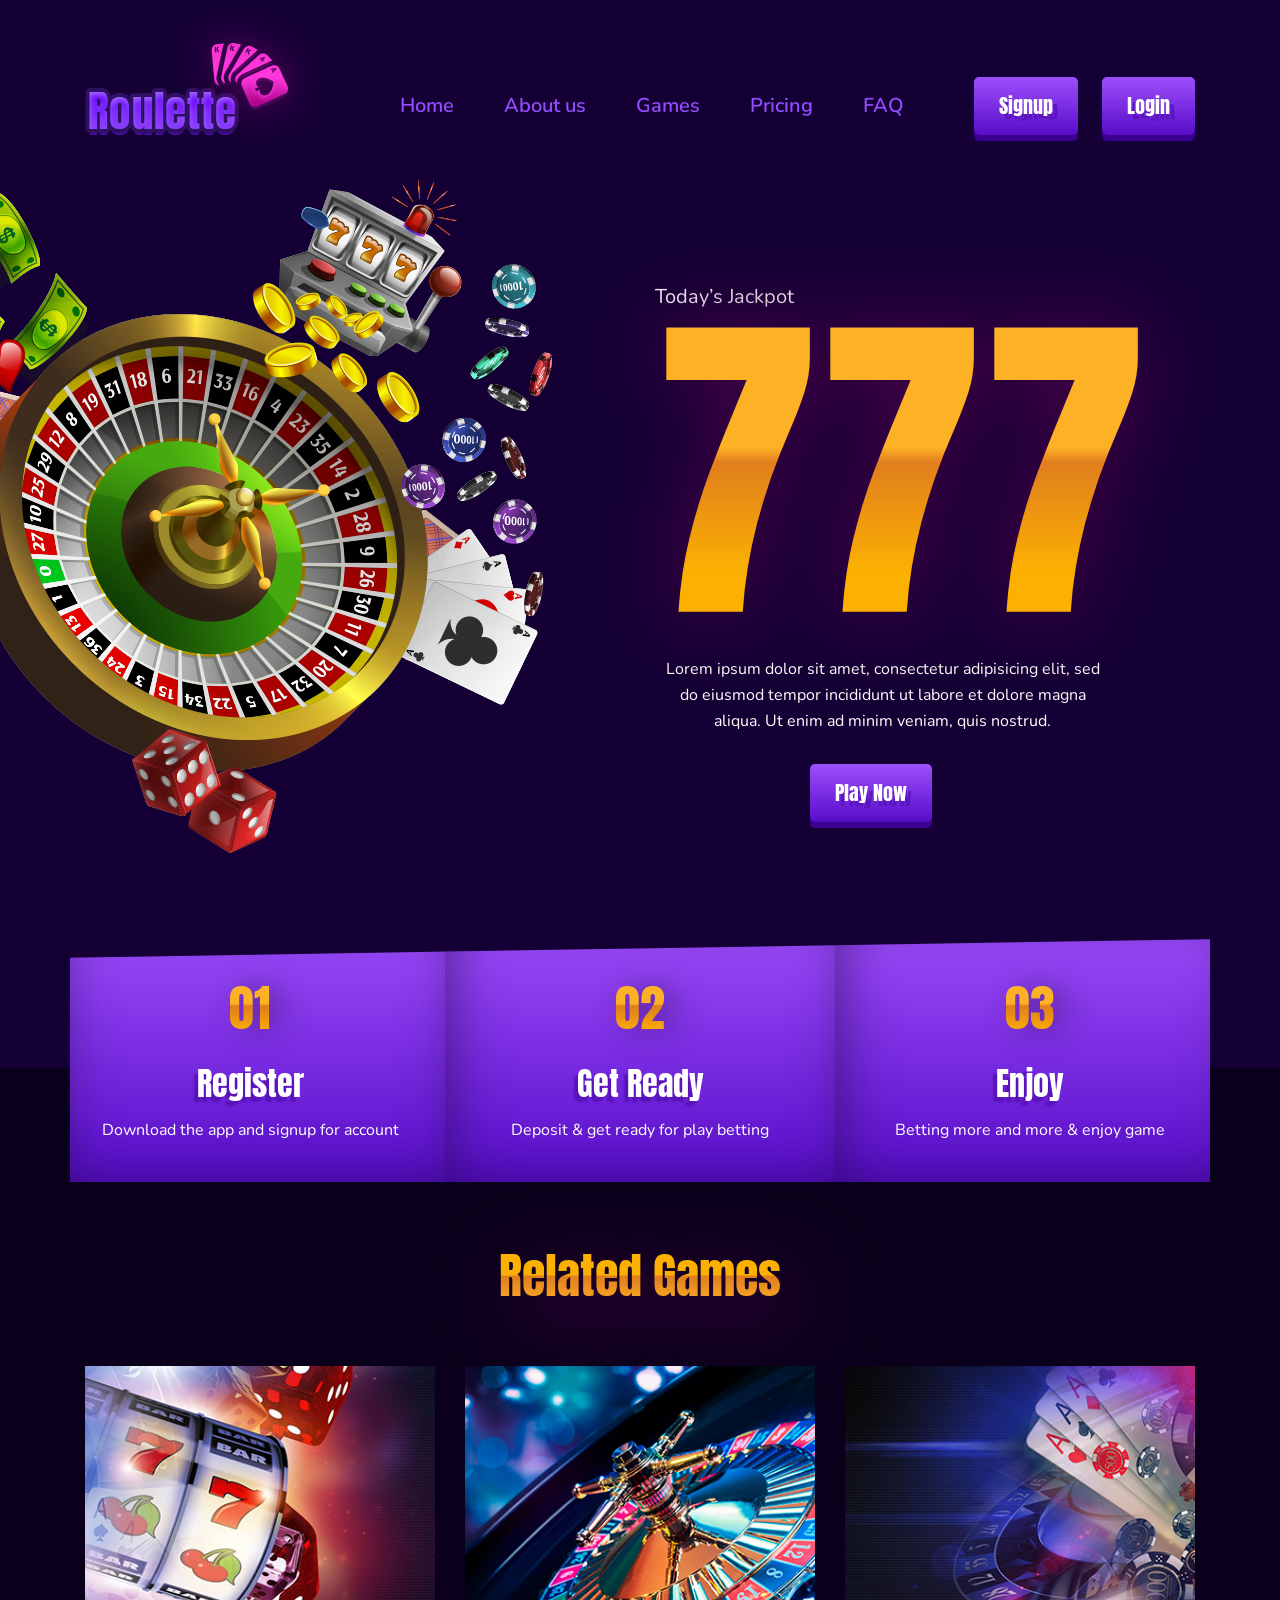
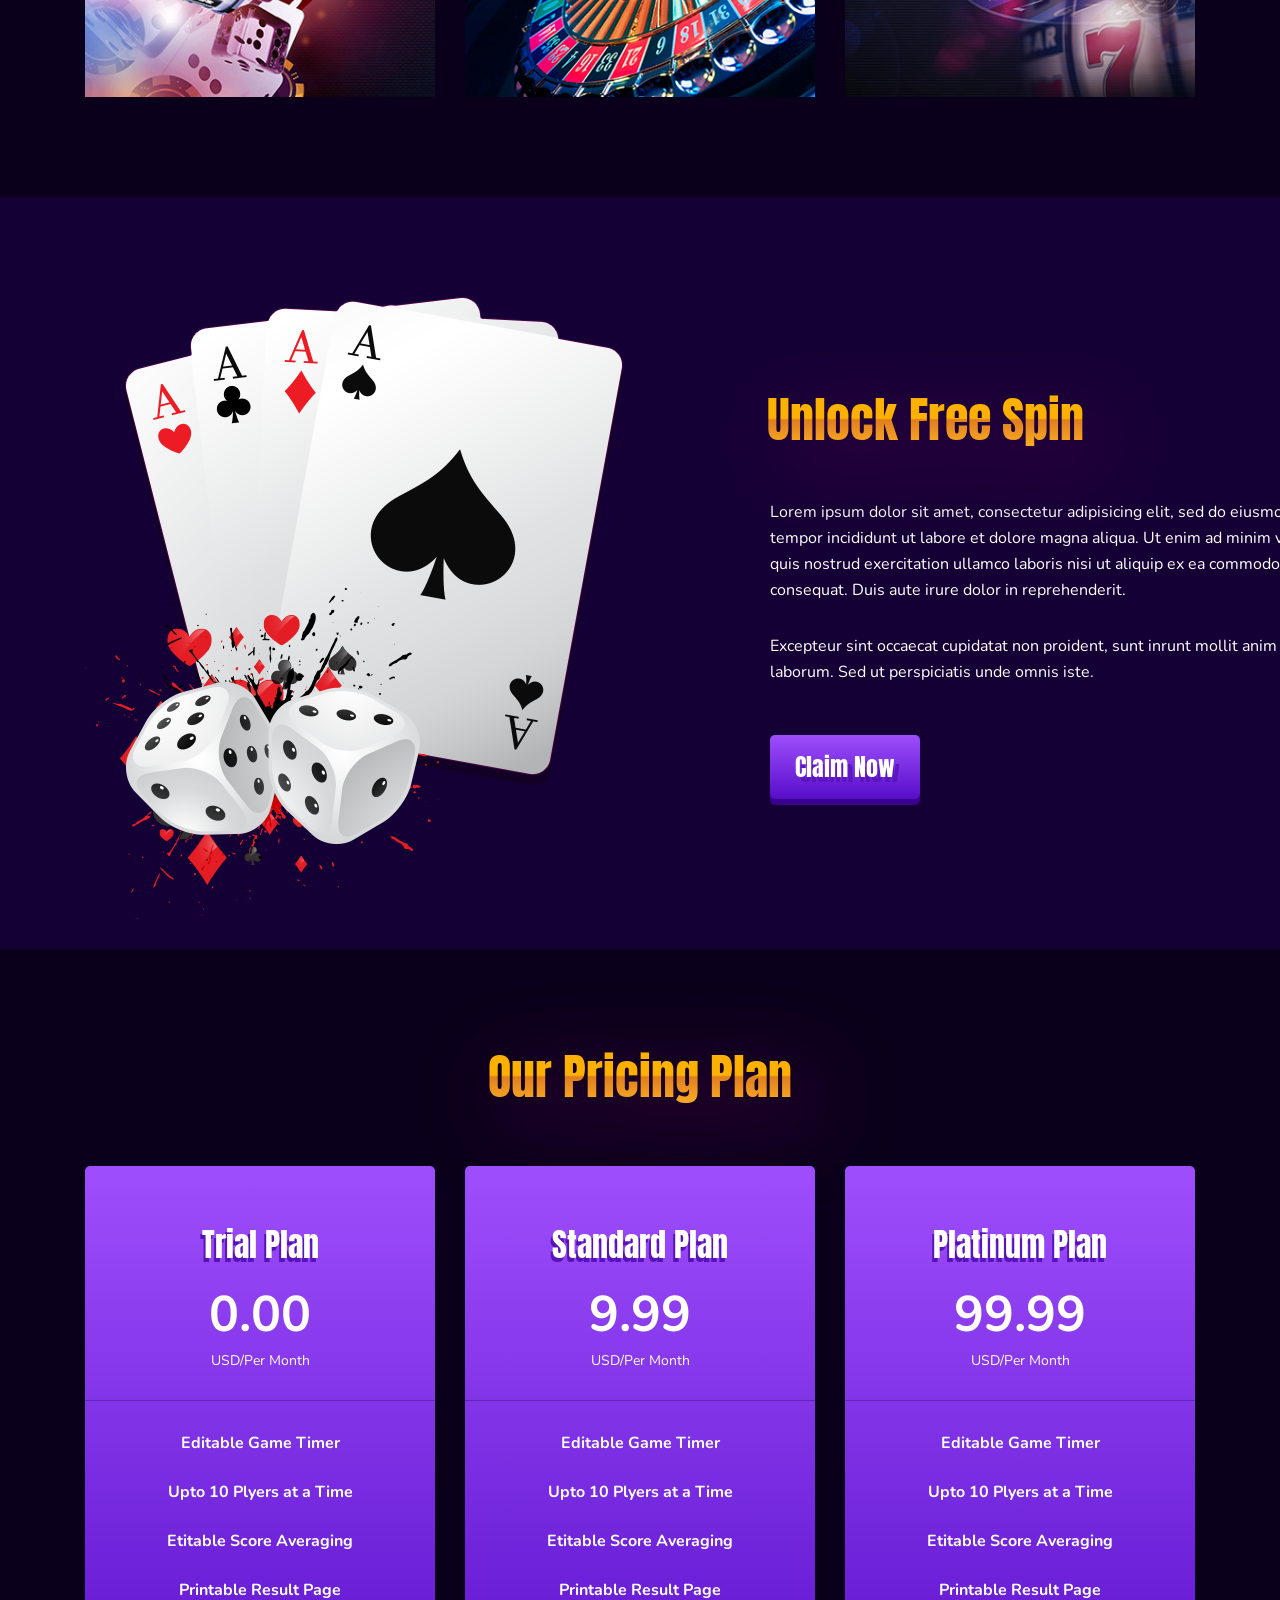
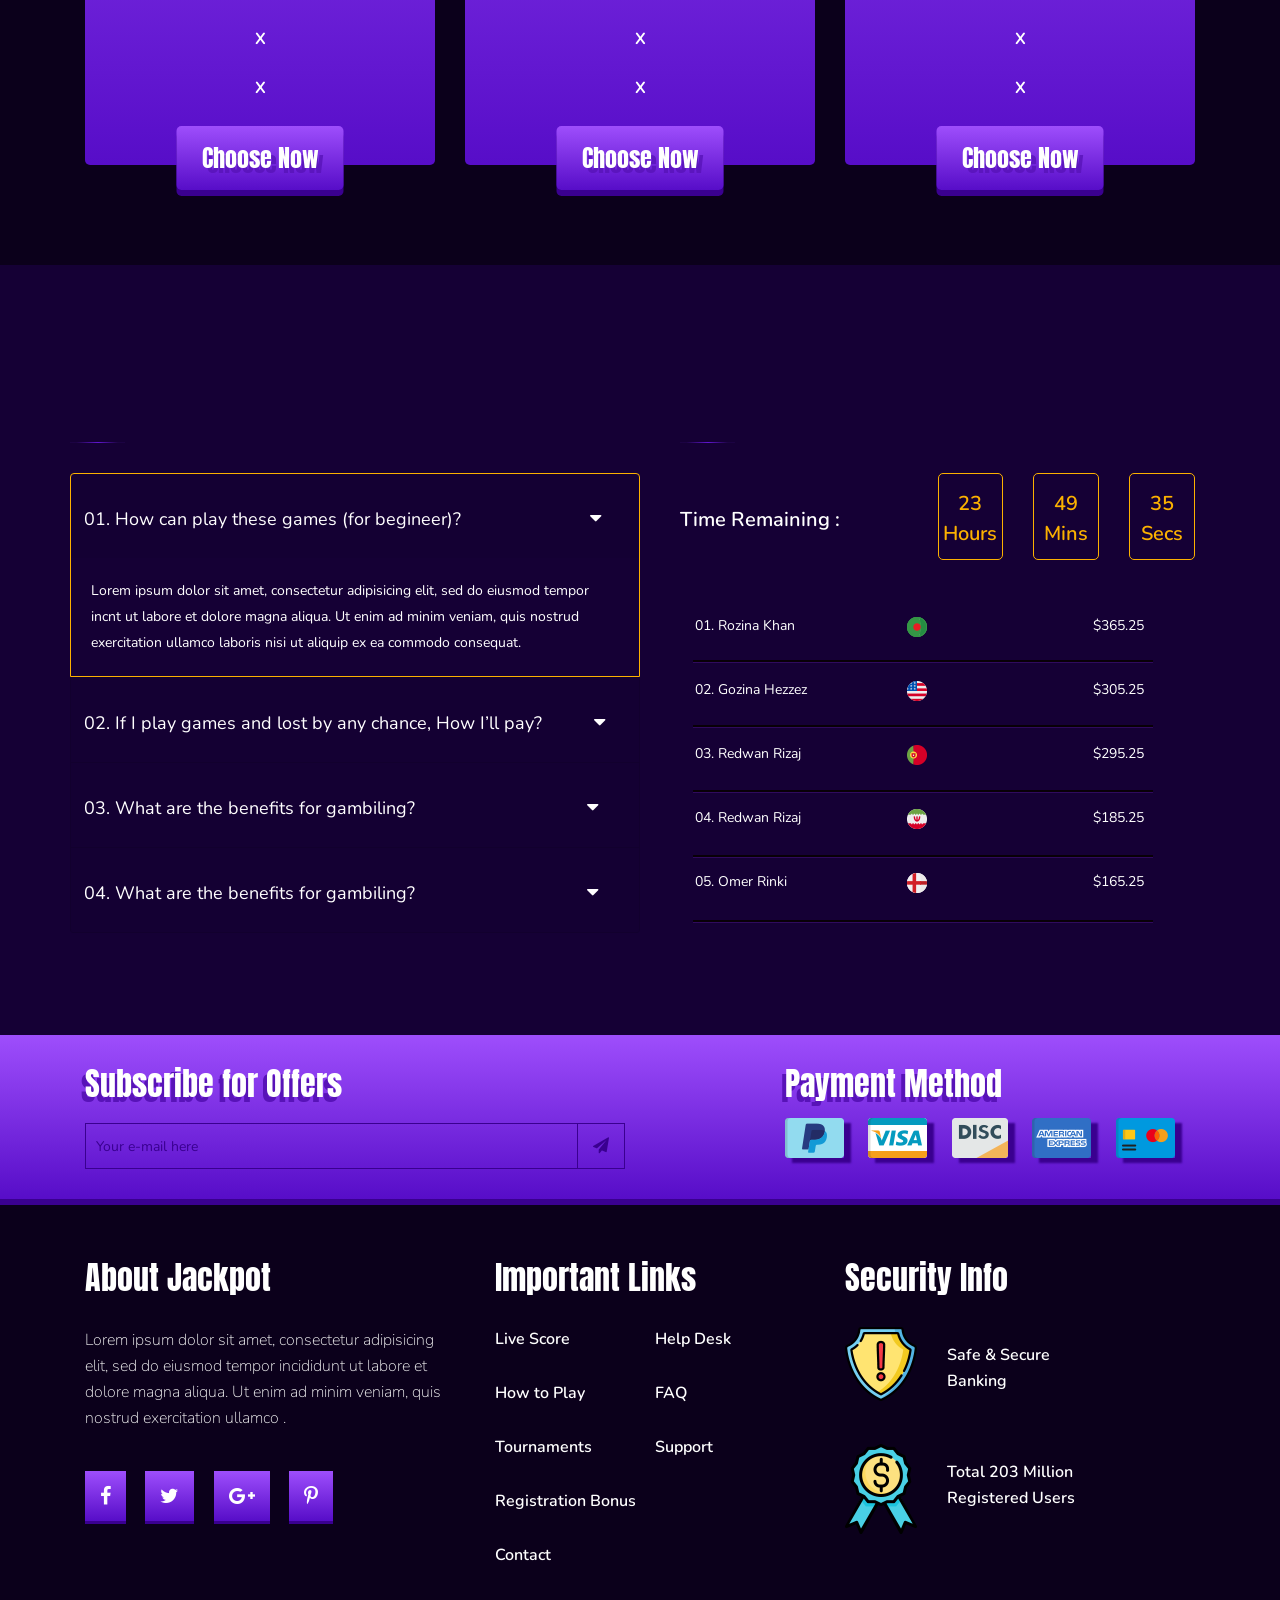
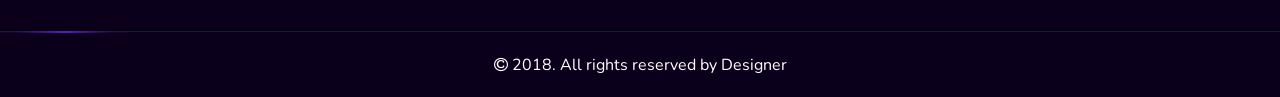
<file: index.html>
<!DOCTYPE html>
<html lang="en">

<head>
    <meta charset="UTF-8">
    <meta name="viewport" content="width=device-width, initial-scale=1.0">
    <title>Jackpot</title>
    <link rel="icon" href="images/logo.png" type="image/gif" sizes="16x16">
    <link rel="stylesheet" href="https://stackpath.bootstrapcdn.com/font-awesome/4.7.0/css/font-awesome.min.css"
        integrity="sha384-wvfXpqpZZVQGK6TAh5PVlGOfQNHSoD2xbE+QkPxCAFlNEevoEH3Sl0sibVcOQVnN" crossorigin="anonymous">
    <link href="https://fonts.googleapis.com/css2?family=Nunito:wght@200&display=swap" rel="stylesheet">
    <link href="https://fonts.googleapis.com/css2?family=Anton&family=Nunito:wght@300;400;600;700&display=swap"
        rel="stylesheet">
    <link href="https://fonts.googleapis.com/css2?family=Nunito:wght@300;400;600;700&display=swap" rel="stylesheet">
    <link rel="stylesheet" href="css/bootstrap.min.css">
    <link rel="stylesheet" href="css/style.css">
    <link rel="stylesheet" href="css/responsive.css">
</head>
<body>

    <!-- ==================================
                nav-part start
    ======================================= -->

    <nav class="navbar navbar-expand-lg">
        <div class="container">
            <a class="navbar-brand nav-icon" href="#">
                <img src="images/logo.png" alt="logo">
            </a>
            <button class="navbar-toggler" type="button" data-toggle="collapse" data-target="#navbarSupportedContent"
                aria-controls="navbarSupportedContent" aria-expanded="false" aria-label="Toggle navigation">
                <i class="fa fa-bars" aria-hidden="true"></i>
            </button>

            <div class="collapse navbar-collapse main-menu" id="navbarSupportedContent">
                <ul class="navbar-nav ml-auto">
                    <li class="nav-item active">
                        <a class="nav-link" href="#">Home <span class="sr-only">(current)</span></a>
                    </li>
                    <li class="nav-item">
                        <a class="nav-link" href="#"> About us </a>
                    </li>
                    <li class="nav-item">
                        <a class="nav-link" href="#games-part"> Games</a>
                    </li>
                    <li class="nav-item">
                        <a class="nav-link" href="#pricing-part"> Pricing </a>
                    </li>
                    <li class="nav-item">
                        <a class="nav-link" href="#tournament-part"> FAQ </a>
                    </li>
                </ul>
                <div class="menu-button">
                    <a href="signup.html">Signup</a>
                    <a href="login.html">Login </a>
                </div>
            </div>
        </div>
    </nav>

    <!-- ==================================
                nav-part end
    ======================================= -->

    <!-- ==================================
                banner-part start
    ======================================= -->

    <section id="banner-part">
        <div class="container">
            <div class="row">
                <div class="col-lg-6">
                    <div class="banner-img">
                        <img src="images/banner.png" alt="banner">
                    </div>
                </div>
                <div class="col-lg-6">
                    <div class="banner-text">
                        <h4>Today’s Jackpot</h4>
                        <p class="number">777</p>
                        <p class="banner-details">Lorem ipsum dolor sit amet, consectetur adipisicing elit, sed do
                            eiusmod tempor incididunt ut labore et dolore magna aliqua. Ut enim ad minim veniam, quis
                            nostrud.</p>
                        <a href="#">Play Now</a>
                    </div>
                </div>
            </div>
        </div>
    </section>

    <!-- ==================================
                banner-part end
    ======================================= -->

    <!-- ==================================
                enjoy-part start
    ======================================= -->

    <section id="enjoy-part">
        <div class="container enjoy-contain">
            <div class="row">
                <div class="col-lg-12 px-0">
                    <div class="enjoy-clip">
                        <div class="row">
                            <div class="col-lg-4 px-0">
                                <div class="item item1">
                                    <div class="enjoy-details">
                                        <p class="enjoy-no">01</p>
                                        <h3>Register</h3>
                                        <p class="enjoy-text">Download the app and signup for account</p>
                                    </div>
                                </div>
                            </div>
                            <div class="col-lg-4 px-0">
                                <div class="item">
                                    <div class="enjoy-details">
                                        <p class="enjoy-no">02</p>
                                        <h3>Get Ready</h3>
                                        <p class="enjoy-text">Deposit & get ready for play betting</p>
                                    </div>
                                </div>
                            </div>
                            <div class="col-lg-4 px-0">
                                <div class="item item3">
                                    <div class="enjoy-details">
                                        <p class="enjoy-no">03</p>
                                        <h3>Enjoy</h3>
                                        <p class="enjoy-text">Betting more and more & enjoy game</p>
                                    </div>
                                </div>
                            </div>
                        </div>
                    </div>
                </div>
            </div>
        </div>
    </section>

    <!-- ==================================
                enjoy-part end
    ======================================= -->

    <!-- ==================================
                games-part start
    ======================================= -->

    <section id="games-part">
        <div class="title">
            <h3>Related Games</h3>
        </div>
        <div class="container">
            <div class="row">
                <div class="col-lg-4 col-md-4">
                    <div class="games-item">
                        <img src="images/game-img1.png" alt="game-img1">
                        <div class="overlay">
                            <h5>Casino Game</h5>
                            <a href="#">Play Now</a>
                        </div>
                    </div>
                </div>
                <div class="col-lg-4 col-md-4">
                    <div class="games-item">
                        <img src="images/game-img2.png" alt="game-img2">
                        <div class="overlay">
                            <h5>Casino Game</h5>
                            <a href="#">Play Now</a>
                        </div>
                    </div>
                </div>
                <div class="col-lg-4 col-md-4">
                    <div class="games-item">
                        <img src="images/game-img3.png" alt="game-img3">
                        <div class="overlay">
                            <h5>Casino Game</h5>
                            <a href="#">Play Now</a>
                        </div>
                    </div>
                </div>
            </div>
        </div>
    </section>

    <!-- ==================================
                games-part end
    ======================================= -->

    <!-- ==================================
                unlock-part start
    ======================================= -->

    <section id="unlock-part">
        <div class="container">
            <div class="row">
                <div class="col-lg-6">
                    <div class="unlock-item">
                        <img src="images/free-img.png" alt="free-img">
                    </div>
                </div>
                <div class="col-lg-6">
                    <div class="unlock-item">
                        <div class="title">
                            <h3>Unlock Free Spin</h3>
                        </div>
                        <p>Lorem ipsum dolor sit amet, consectetur adipisicing elit, sed do eiusmod tempor incididunt ut
                            labore et dolore magna aliqua. Ut enim ad minim veniam, quis nostrud exercitation ullamco
                            laboris nisi ut aliquip ex ea commodo consequat. Duis aute irure dolor in reprehenderit.</p>
                        <p class="unlock-text">Excepteur sint occaecat cupidatat non proident, sunt inrunt mollit anim
                            id est laborum. Sed ut perspiciatis unde omnis iste.</p>
                        <a href="#">Claim Now</a>
                    </div>
                </div>
            </div>
        </div>
    </section>

    <!-- ==================================
                unlock-part end
    ======================================= -->

    <!-- ==================================
                pricing-part start
    ======================================= -->

    <section id="pricing-part">
        <div class="title">
            <h3>Our Pricing Plan</h3>
        </div>
        <div class="container">
            <div class="row">
                <div class="col-lg-4 col-md-6">
                    <div class="pricing-plan">
                        <div class="pricing-featured">
                            <h2>Featured</h2>
                        </div>
                        <h3>Trial Plan</h3>
                        <h4>0.00</h4>
                        <p>USD/Per Month</p>
                        <ul>
                            <li>Editable Game Timer</li>
                            <li>Upto 10 Plyers at a Time</li>
                            <li>Etitable Score Averaging</li>
                            <li>Printable Result Page</li>
                            <li>X</li>
                            <li>X</li>
                        </ul>
                        <a href="#">Choose Now</a>
                    </div>
                </div>
                <div class="col-lg-4 col-md-6">
                    <div class="pricing-plan">
                        <div class="pricing-featured">
                            <h2>Featured</h2>
                        </div>
                        <h3>Standard Plan</h3>
                        <h4>9.99</h4>
                        <p>USD/Per Month</p>
                        <ul>
                            <li>Editable Game Timer</li>
                            <li>Upto 10 Plyers at a Time</li>
                            <li>Etitable Score Averaging</li>
                            <li>Printable Result Page</li>
                            <li>X</li>
                            <li>X</li>
                        </ul>
                        <a href="#">Choose Now</a>
                    </div>
                </div>
                <div class="col-lg-4">
                    <div class="pricing-plan">
                        <div class="pricing-featured">
                            <h2>Featured</h2>
                        </div>
                        <h3>Platinum Plan</h3>
                        <h4>99.99</h4>
                        <p>USD/Per Month</p>
                        <ul>
                            <li>Editable Game Timer</li>
                            <li>Upto 10 Plyers at a Time</li>
                            <li>Etitable Score Averaging</li>
                            <li>Printable Result Page</li>
                            <li>X</li>
                            <li>X</li>
                        </ul>
                        <a href="#">Choose Now</a>
                    </div>
                </div>
            </div>
        </div>
    </section>

    <!-- ==================================
                pricing-part end
    ======================================= -->

    <!-- ==================================
                tournament-part start
    ======================================= -->

    <section id="tournament-part">
        <div class="container">
            <div class="row">
                <div class="col-lg-6 px-0 ">
                    <div class="tournament-left">
                        <div class="title">
                            <h3>Frequently Ask Questions</h3>
                            <div class="tournament-animation"></div>
                        </div>

                        <div class="accordion tour-left" id="accordionExample">
                            <div class="card add_border">
                                <div class="card-header" id="headingOne">
                                    <h2 class="mb-0">
                                        <button class="btn btn-link btn-block text-left" type="button"
                                            data-toggle="collapse" data-target="#collapseOne" aria-expanded="true"
                                            aria-controls="collapseOne">
                                            <span>01. How can play these games (for begineer)?</span> <i
                                                class="fa fa-caret-down" aria-hidden="true"></i>
                                        </button>
                                    </h2>
                                </div>

                                <div id="collapseOne" class="collapse show" aria-labelledby="headingOne"
                                    data-parent="#accordionExample">
                                    <div class="card-body">
                                        <p>Lorem ipsum dolor sit amet, consectetur adipisicing elit, sed do eiusmod
                                            tempor incnt ut labore et dolore magna aliqua. Ut enim ad minim veniam, quis
                                            nostrud exercitation ullamco laboris nisi ut aliquip ex ea commodo
                                            consequat.</p>
                                    </div>
                                </div>
                            </div>
                            <div class="card">
                                <div class="card-header" id="headingTwo">
                                    <h2 class="mb-0">
                                        <button class="btn btn-link btn-block text-left collapsed" type="button"
                                            data-toggle="collapse" data-target="#collapseTwo" aria-expanded="false"
                                            aria-controls="collapseTwo">
                                            <span>02. If I play games and lost by any chance, How I’ll pay?</span> <i
                                                class="fa fa-caret-down tour-two" aria-hidden="true"></i>
                                        </button>
                                    </h2>
                                </div>
                                <div id="collapseTwo" class="collapse" aria-labelledby="headingTwo"
                                    data-parent="#accordionExample">
                                    <div class="card-body">
                                        <p>Lorem ipsum dolor sit amet, consectetur adipisicing elit, sed do eiusmod
                                            tempor incnt ut labore et dolore magna aliqua. Ut enim ad minim veniam, quis
                                            nostrud exercitation ullamco laboris nisi ut aliquip ex ea commodo
                                            consequat.</p>
                                    </div>
                                </div>
                            </div>
                            <div class="card">
                                <div class="card-header" id="headingThree">
                                    <h2 class="mb-0">
                                        <button class="btn btn-link btn-block text-left collapsed" type="button"
                                            data-toggle="collapse" data-target="#collapseThree" aria-expanded="false"
                                            aria-controls="collapseThree">
                                            <span>03. What are the benefits for gambiling?</span> <i
                                                class="fa fa-caret-down tour-three" aria-hidden="true"></i>
                                        </button>
                                    </h2>
                                </div>
                                <div id="collapseThree" class="collapse" aria-labelledby="headingThree"
                                    data-parent="#accordionExample">
                                    <div class="card-body">
                                        <p>Lorem ipsum dolor sit amet, consectetur adipisicing elit, sed do eiusmod
                                            tempor incnt ut labore et dolore magna aliqua. Ut enim ad minim veniam, quis
                                            nostrud exercitation ullamco laboris nisi ut aliquip ex ea commodo
                                            consequat.</p>
                                    </div>
                                </div>
                            </div>
                            <div class="card">
                                <div class="card-header" id="headingFour">
                                    <h2 class="mb-0">
                                        <button class="btn btn-link btn-block text-left collapsed" type="button"
                                            data-toggle="collapse" data-target="#collapseFour" aria-expanded="false"
                                            aria-controls="collapseFour">
                                            <span>04. What are the benefits for gambiling?</span> <i
                                                class="fa fa-caret-down tour-four" aria-hidden="true"></i>
                                        </button>
                                    </h2>
                                </div>
                                <div id="collapseFour" class="collapse" aria-labelledby="headingFour"
                                    data-parent="#accordionExample">
                                    <div class="card-body">
                                        <p>Lorem ipsum dolor sit amet, consectetur adipisicing elit, sed do eiusmod
                                            tempor incnt ut labore et dolore magna aliqua. Ut enim ad minim veniam, quis
                                            nostrud exercitation ullamco laboris nisi ut aliquip ex ea commodo
                                            consequat.</p>
                                    </div>
                                </div>
                            </div>
                        </div>
                    </div>
                </div>
                <div class="col-lg-6">
                    <div class="tournament-right">
                        <div class="title">
                            <h3>Today’s Tournaments</h3>
                            <div class="tournament-animation"></div>
                        </div>
                        <div class="row">
                            <div class="col-lg-6 pr-0">
                                <div class="counter-item">
                                    <h4>Time Remaining :</h4>
                                </div>
                            </div>
                            <div class="col-lg-6 pl-0">
                                <div class="counter-item">
                                    <div class="row">
                                        <div class="col-lg-4 col-sm-4 col-md-4">
                                            <div class="count-down">
                                                <p id="getting-started"></p>
                                                <p class="hours">Hours</p>
                                            </div>
                                        </div>
                                        <div class="col-lg-4 col-sm-4 col-md-4">
                                            <div class="count-down">
                                                <p id="getting-started1"></p>
                                                <p>Mins</p>
                                            </div>
                                        </div>
                                        <div class="col-lg-4 col-sm-4 col-md-4">
                                            <div class="count-down">
                                                <p id="getting-started2"></p>
                                                <p>Secs</p>
                                            </div>
                                        </div>
                                    </div>
                                </div>
                            </div>
                            <div class="scroll-details">
                                <div class="row scroll-gap">
                                    <div class="col-lg-4 col-sm-4 col-md-4">
                                        <div class="member-details">
                                            <p>01. Rozina Khan</p>
                                        </div>
                                    </div>
                                    <div class="col-lg-4 col-sm-4 col-md-4">
                                        <div class="member-details scroll-border">
                                            <img src="images/scroll-img1.png" alt="scroll-img1">
                                        </div>
                                    </div>
                                    <div class="col-lg-4 col-sm-4 col-md-4">
                                        <div class="member-details">
                                            <p class="scroll-price price1">$365.25</p>
                                        </div>
                                    </div>
                                </div>
                                <div class="row scroll-gap gap1">
                                    <div class="col-lg-4 col-sm-4 col-md-4">
                                        <div class="member-details">
                                            <p>02. Gozina Hezzez</p>
                                        </div>
                                    </div>
                                    <div class="col-lg-4 col-sm-4 col-md-4">
                                        <div class="member-details scroll-border">
                                            <img src="images/scroll-img2.png" alt="scroll-img2">
                                        </div>
                                    </div>
                                    <div class="col-lg-4 col-sm-4 col-md-4">
                                        <div class="member-details">
                                            <p class="scroll-price">$305.25</p>
                                        </div>
                                    </div>
                                </div>
                                <div class="row scroll-gap gap2">
                                    <div class="col-lg-4 col-sm-4 col-md-4">
                                        <div class="member-details">
                                            <p>03. Redwan Rizaj</p>
                                        </div>
                                    </div>
                                    <div class="col-lg-4 col-sm-4 col-md-4">
                                        <div class="member-details scroll-border">
                                            <img src="images/scroll-img3.png" alt="scroll-img3">
                                        </div>
                                    </div>
                                    <div class="col-lg-4 col-sm-4 col-md-4">
                                        <div class="member-details">
                                            <p class="scroll-price">$295.25</p>
                                        </div>
                                    </div>
                                </div>
                                <div class="row scroll-gap gap3">
                                    <div class="col-lg-4 col-sm-4 col-md-4">
                                        <div class="member-details">
                                            <p>04. Redwan Rizaj</p>
                                        </div>
                                    </div>
                                    <div class="col-lg-4 col-sm-4 col-md-4">
                                        <div class="member-details scroll-border">
                                            <img src="images/scroll-img4.png" alt="scroll-img4">
                                        </div>
                                    </div>
                                    <div class="col-lg-4 col-sm-4 col-md-4">
                                        <div class="member-details">
                                            <p class="scroll-price">$185.25</p>
                                        </div>
                                    </div>
                                </div>
                                <div class="row scroll-gap gap4">
                                    <div class="col-lg-4 col-sm-4 col-md-4">
                                        <div class="member-details">
                                            <p>05. Omer Rinki</p>
                                        </div>
                                    </div>
                                    <div class="col-lg-4 col-sm-4 col-md-4">
                                        <div class="member-details scroll-border">
                                            <img src="images/scroll-img5.png" alt="scroll-img5">
                                        </div>
                                    </div>
                                    <div class="col-lg-4 col-sm-4 col-md-4">
                                        <div class="member-details">
                                            <p class="scroll-price">$165.25</p>
                                        </div>
                                    </div>
                                </div>
                                <div class="row scroll-gap gap5">
                                    <div class="col-lg-4 col-sm-4 col-md-4">
                                        <div class="member-details">
                                            <p>06. Rozina Khan</p>
                                        </div>
                                    </div>
                                    <div class="col-lg-4 col-sm-4 col-md-4">
                                        <div class="member-details scroll-border">
                                            <img src="images/scroll-img1.png" alt="scroll-img1">
                                        </div>
                                    </div>
                                    <div class="col-lg-4 col-sm-4 col-md-4">
                                        <div class="member-details">
                                            <p class="scroll-price">$365.25</p>
                                        </div>
                                    </div>
                                </div>
                                <div class="row scroll-gap gap6">
                                    <div class="col-lg-4 col-sm-4 col-md-4">
                                        <div class="member-details">
                                            <p>07. Gozina Hezzez</p>
                                        </div>
                                    </div>
                                    <div class="col-lg-4 col-sm-4 col-md-4">
                                        <div class="member-details scroll-border">
                                            <img src="images/scroll-img2.png" alt="scroll-img2">
                                        </div>
                                    </div>
                                    <div class="col-lg-4 col-sm-4 col-md-4">
                                        <div class="member-details">
                                            <p class="scroll-price">$305.25</p>
                                        </div>
                                    </div>
                                </div>
                                <div class="row scroll-gap gap7">
                                    <div class="col-lg-4 col-sm-4 col-md-4">
                                        <div class="member-details">
                                            <p>08. Redwan Rizaj</p>
                                        </div>
                                    </div>
                                    <div class="col-lg-4 col-sm-4 col-md-4">
                                        <div class="member-details scroll-border">
                                            <img src="images/scroll-img3.png" alt="scroll-img3">
                                        </div>
                                    </div>
                                    <div class="col-lg-4 col-sm-4 col-md-4">
                                        <div class="member-details">
                                            <p class="scroll-price">$295.25</p>
                                        </div>
                                    </div>
                                </div>
                                <div class="row scroll-gap gap8">
                                    <div class="col-lg-4 col-sm-4 col-md-4">
                                        <div class="member-details">
                                            <p>09. Redwan Rizaj</p>
                                        </div>
                                    </div>
                                    <div class="col-lg-4 col-sm-4 col-md-4">
                                        <div class="member-details scroll-border">
                                            <img src="images/scroll-img4.png" alt="scroll-img4">
                                        </div>
                                    </div>
                                    <div class="col-lg-4 col-sm-4 col-md-4">
                                        <div class="member-details">
                                            <p class="scroll-price">$365.25</p>
                                        </div>
                                    </div>
                                </div>
                                <div class="row scroll-gap gap9">
                                    <div class="col-lg-4 col-sm-4 col-md-4">
                                        <div class="member-details">
                                            <p>10. Omer Rinki</p>
                                        </div>
                                    </div>
                                    <div class="col-lg-4 col-sm-4 col-md-4">
                                        <div class="member-details scroll-border">
                                            <img src="images/scroll-img5.png" alt="scroll-img5">
                                        </div>
                                    </div>
                                    <div class="col-lg-4 col-sm-4 col-md-4">
                                        <div class="member-details">
                                            <p class="scroll-price">$365.25</p>
                                        </div>
                                    </div>
                                </div>
                            </div>
                        </div>
                    </div>
                </div>
            </div>
        </div>
    </section>

    <!-- ==================================
                tournament-part end
    ======================================= -->

    <!-- ==================================
                payment-part start
    ======================================= -->

    <section id="payment-part">
        <div class="container">
            <div class="row">
                <div class="col-lg-6">
                    <div class="payment-left">
                        <h2>Subscribe for Offers</h2>
                        <form>
                            <div class="button">
                                <input type="email" placeholder="Your e-mail here">
                            <button type="submit"><i class="fa fa-paper-plane" aria-hidden="true"></i></button>
                            </div>
                        </form>
                    </div>
                </div>
                <div class="col-lg-6">
                    <div class="payment-right">
                        <h2>Payment Method</h2>
                        <div class="img">
                            <img src="images/payment-img1.png" alt="payment-img1">
                            <img src="images/payment-img2.png" alt="payment-img2">
                            <img src="images/payment-img3.png" alt="payment-img3">
                            <img src="images/payment-img4.png" alt="payment-img4">
                            <img src="images/payment-img5.png" alt="payment-img5">
                        </div>
                    </div>
                </div>
            </div>
        </div>
    </section>

    <!-- ==================================
                payment-part end
    ======================================= -->

    <!-- ==================================
                footer-part start
    ======================================= -->

    <section id="footer-part">
        <div class="container">
            <div class="row">
                <div class="col-lg-4">
                    <div class="footer-item ">
                        <h2 class="footer-about">About Jackpot</h2>
                        <p>Lorem ipsum dolor sit amet, consectetur adipisicing elit, sed do eiusmod tempor incididunt ut labore et dolore magna aliqua. Ut enim ad minim veniam, quis nostrud exercitation ullamco .</p>
                        <div class="icon">
                            <a href="#"><i class="fa fa-facebook" aria-hidden="true"></i></a>
                            <a href="#"><i class="fa fa-twitter" aria-hidden="true"></i></a>
                            <a href="#"><i class="fa fa-google-plus" aria-hidden="true"></i></a>
                            <a href="#"><i class="fa fa-pinterest-p" aria-hidden="true"></i></a>
                        </div>
                    </div>
                </div>
                <div class="col-lg-4">
                    <div class="footer-item important-link">
                        <h2>Important Links</h2>
                        <div class="main">
                            <div class="left-link">
                                <ul>
                                    <li>
                                        <a href="#">Live Score</a>
                                    </li>
                                    <li>
                                        <a href="#">How to Play</a>
                                    </li>
                                    <li>
                                        <a href="#">Tournaments</a>
                                    </li>
                                    <li>
                                        <a href="#">Registration Bonus</a>
                                    </li>
                                    <li>
                                        <a href="#">Contact</a>
                                    </li>
                                </ul>
                            </div>
                            <div class="right-link">
                                <ul>
                                    <li>
                                        <a href="#">Help Desk</a>   
                                    </li>
                                    <li>
                                        <a href="#">FAQ</a>
                                    </li>
                                    <li>
                                        <a href="#">Support</a>
                                    </li>
                                </ul>
                            </div>
                        </div>
                    </div>
                </div>
                <div class="col-lg-4">
                    <div class="footer-item">
                        <h2 class="security-title">Security Info</h2>
                        <div class="security-info">
                            <div class="img">
                                <img src="images/security-img1.png" alt="security-img1"> 
                            </div>
                            <div class="text">
                                <p>Safe & Secure <span>Banking</span></p>
                            </div>
                        </div>
                        <div class="security-info bottom-info">
                            <div class="img">
                                <img src="images/security-img2.png" alt="security-img2"> 
                            </div>
                            <div class="text">
                                <p>Total 203 Million<span>Registered Users</span></p>
                            </div>
                        </div>
                    </div>
                </div>
            </div>
        </div>
    </section>

    <!-- ==================================
                footer-part end
    ======================================= -->

    <!-- ==================================
                designer-part start
    ======================================= -->

    <section id="designer-part">
        <div class="designer-text">
            <p><i class="fa fa-copyright" aria-hidden="true"></i> 2018. All rights reserved by Designer</p>
            <div class="designer-animation"></div>
        </div>
    </section>

    <!-- ==================================
                designer-part end
    ======================================= -->


    <script src="js/jquery-1.12.4.min.js"></script>
    <script src="js/popper.min.js"></script>
    <script src="js/bootstrap.min.js"></script>
    <script src="js/jquery.countdown.min.js"></script>
    <script src="js/jquery.nicescroll.min.js"></script>
    <script src="js/script.js"></script>
</body>

</html>
</file>
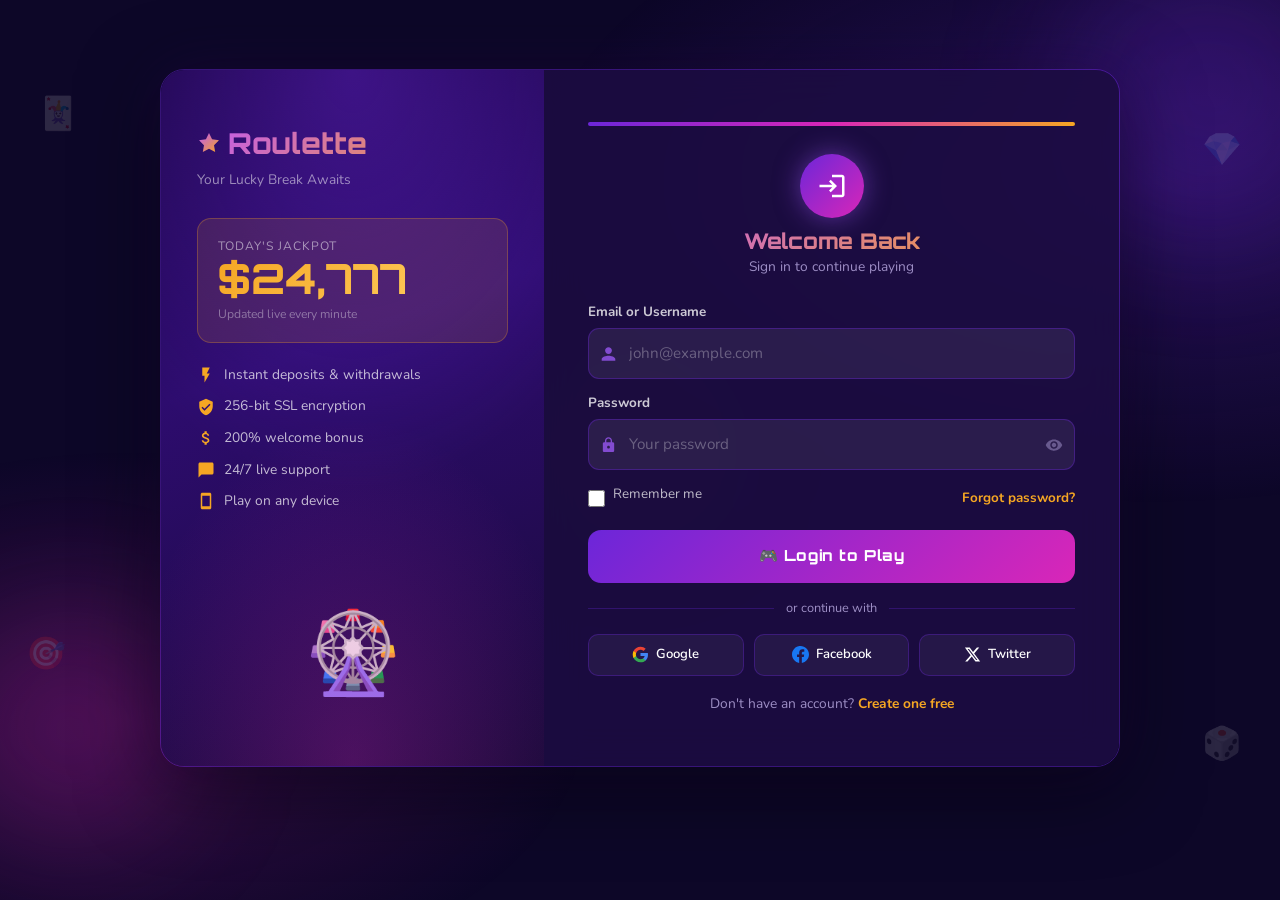
<file: login.html>
<!DOCTYPE html>
<html lang="en">
<head>
  <meta charset="UTF-8"/>
  <meta name="viewport" content="width=device-width, initial-scale=1.0, maximum-scale=1.0"/>
  <title>Roulette – Login</title>
  <link href="https://fonts.googleapis.com/css2?family=Orbitron:wght@600;800&family=Nunito:wght@400;600;700&display=swap" rel="stylesheet"/>
  <link rel="stylesheet" href="css/bootstrap.min.css"/>
  <link rel="stylesheet" href="css/login.css"/>
  <link rel="stylesheet" href="css/style.css">
  <link rel="stylesheet" href="css/responsive.css">
  <style>
    
  </style>
</head>
<body>
<div class="bg-layer"></div>
<div class="orb orb1"></div><div class="orb orb2"></div><div class="orb orb3"></div>
<div class="float-chip fc1">🃏</div><div class="float-chip fc2">🎯</div>
<div class="float-chip fc3">💎</div><div class="float-chip fc4">🎲</div>

<!-- ══ NAVBAR ══ -->
<!-- <nav class="site-nav">
  <a href="#" class="brand">
    <svg width="24" height="24" viewBox="0 0 24 24"><defs><linearGradient id="bg1" x1="0" y1="0" x2="1" y2="1"><stop offset="0%" stop-color="#c158f5"/><stop offset="100%" stop-color="#f5a623"/></linearGradient></defs><path d="M12 2L15.09 8.26L22 9.27L17 14.14L18.18 21.02L12 17.77L5.82 21.02L7 14.14L2 9.27L8.91 8.26Z" fill="url(#bg1)"/></svg>
    Roulette
  </a>
  <div class="nav-desktop">
    <a href="#" class="nlink">Home</a>
    <a href="#" class="nlink">About us</a>
    <a href="#" class="nlink">Games</a>
    <a href="#" class="nlink">Pricing</a>
    <a href="#" class="nlink">FAQ</a>
    <a href="signup.html" class="btn-ns">Signup</a>
    <a href="login.html" class="btn-nl">Login</a>
  </div>
  <button class="ham-btn" id="hamBtn" onclick="toggleNav()" aria-label="Menu">
    <span></span><span></span><span></span>
  </button>
</nav> -->

<!-- Mobile Drawer -->
<div class="nav-drawer" id="navDrawer">
  <a href="#" class="nlink">Home</a>
  <a href="#" class="nlink">About us</a>
  <a href="#" class="nlink">Games</a>
  <a href="#" class="nlink">Pricing</a>
  <a href="#" class="nlink">FAQ</a>
  <div class="drawer-btns">
    <a href="signup.html" class="btn-ns">Signup</a>
    <a href="login.html" class="btn-nl">Login</a>
  </div>
</div>

<!-- ══ MAIN ══ -->
<div class="page-wrapper">
  <div class="login-box">

    <!-- LEFT PROMO -->
    <div class="promo">
      <div class="promo-inner">
        <div class="promo-brand">
          <svg width="24" height="24" viewBox="0 0 24 24"><defs><linearGradient id="bg2" x1="0" y1="0" x2="1" y2="1"><stop offset="0%" stop-color="#c158f5"/><stop offset="100%" stop-color="#f5a623"/></linearGradient></defs><path d="M12 2L15.09 8.26L22 9.27L17 14.14L18.18 21.02L12 17.77L5.82 21.02L7 14.14L2 9.27L8.91 8.26Z" fill="url(#bg2)"/></svg>
          <a href="index.html">Roulette</a>
        </div>
        <p class="promo-sub">Your Lucky Break Awaits</p>
        <div class="jackpot-card">
          <div class="lbl">Today's Jackpot</div>
          <div class="amt" id="jpAmt">$24,777</div>
          <div class="sub">Updated live every minute</div>
        </div>
        <ul class="features">
          <li><svg class="feat-icon" viewBox="0 0 24 24" fill="#f5a623"><path d="M7 2v11h3v9l7-12h-4l4-8z"/></svg>Instant deposits &amp; withdrawals</li>
          <li><svg class="feat-icon" viewBox="0 0 24 24" fill="#f5a623"><path d="M12 1L3 5v6c0 5.55 3.84 10.74 9 12 5.16-1.26 9-6.45 9-12V5l-9-4zm-2 16l-4-4 1.41-1.41L10 14.17l6.59-6.59L18 9l-8 8z"/></svg>256-bit SSL encryption</li>
          <li><svg class="feat-icon" viewBox="0 0 24 24" fill="#f5a623"><path d="M11.8 10.9c-2.27-.59-3-1.2-3-2.15 0-1.09 1.01-1.85 2.7-1.85 1.78 0 2.44.85 2.5 2.1h2.21c-.07-1.72-1.12-3.3-3.21-3.81V3h-3v2.16c-1.94.42-3.5 1.68-3.5 3.61 0 2.31 1.91 3.46 4.7 4.13 2.5.6 3 1.48 3 2.41 0 .69-.49 1.79-2.7 1.79-2.06 0-2.87-.92-2.98-2.1h-2.2c.12 2.19 1.76 3.42 3.68 3.83V21h3v-2.15c1.95-.37 3.5-1.5 3.5-3.55 0-2.84-2.43-3.81-4.7-4.4z"/></svg>200% welcome bonus</li>
          <li><svg class="feat-icon" viewBox="0 0 24 24" fill="#f5a623"><path d="M20 2H4c-1.1 0-2 .9-2 2v18l4-4h14c1.1 0 2-.9 2-2V4c0-1.1-.9-2-2-2z"/></svg>24/7 live support</li>
          <li><svg class="feat-icon" viewBox="0 0 24 24" fill="#f5a623"><path d="M17 1.01L7 1c-1.1 0-2 .9-2 2v18c0 1.1.9 2 2 2h10c1.1 0 2-.9 2-2V3c0-1.1-.9-1.99-2-1.99zM17 19H7V5h10v14z"/></svg>Play on any device</li>
        </ul>
      </div>
      <div class="spin-wrap"><span class="spin-emoji">🎡</span></div>
    </div>

    <!-- RIGHT FORM -->
    <div class="form-panel">
      <div class="card-topbar"></div>
      <div class="form-head">
        <div class="icon-ring">
          <svg viewBox="0 0 24 24" fill="white"><path d="M11 7L9.6 8.4l2.6 2.6H2v2h10.2l-2.6 2.6L11 17l5-5-5-5zm9 12h-8v2h8c1.1 0 2-.9 2-2V5c0-1.1-.9-2-2-2h-8v2h8v14z"/></svg>
        </div>
        <h2>Welcome Back</h2>
        <p>Sign in to continue playing</p>
      </div>

      <label class="flabel">Email or Username</label>
      <div class="inp-wrap">
        <svg class="iico" viewBox="0 0 24 24" fill="#9b59f5"><path d="M12 12c2.7 0 4.8-2.1 4.8-4.8S14.7 2.4 12 2.4 7.2 4.5 7.2 7.2 9.3 12 12 12zm0 2.4c-3.2 0-9.6 1.6-9.6 4.8v2.4h19.2v-2.4c0-3.2-6.4-4.8-9.6-4.8z"/></svg>
        <input type="text" class="fc" id="lid" placeholder="john@example.com" autocomplete="username" inputmode="email">
      </div>
      <label class="flabel">Password</label>
      <div class="inp-wrap">
        <svg class="iico" viewBox="0 0 24 24" fill="#9b59f5"><path d="M18 8h-1V6c0-2.76-2.24-5-5-5S7 3.24 7 6v2H6c-1.1 0-2 .9-2 2v10c0 1.1.9 2 2 2h12c1.1 0 2-.9 2-2V10c0-1.1-.9-2-2-2zm-6 9c-1.1 0-2-.9-2-2s.9-2 2-2 2 .9 2 2-.9 2-2 2zm3.1-9H8.9V6c0-1.71 1.39-3.1 3.1-3.1 1.71 0 3.1 1.39 3.1 3.1v2z"/></svg>
        <input type="password" class="fc" id="lpw" placeholder="Your password" autocomplete="current-password">
        <button type="button" class="eye-btn" id="le1" onclick="toggleEye('lpw','le1')">
          <svg viewBox="0 0 24 24" fill="#9d8ec5" id="le1svg" width="18" height="18"><path d="M12 4.5C7 4.5 2.73 7.61 1 12c1.73 4.39 6 7.5 11 7.5s9.27-3.11 11-7.5c-1.73-4.39-6-7.5-11-7.5zM12 17c-2.76 0-5-2.24-5-5s2.24-5 5-5 5 2.24 5 5-2.24 5-5 5zm0-8c-1.66 0-3 1.34-3 3s1.34 3 3 3 3-1.34 3-3-1.34-3-3-3z"/></svg>
        </button>
      </div>

      <div class="meta-row">
        <div class="chk-row">
          <input type="checkbox" id="rem">
          <label for="rem">Remember me</label>
        </div>
        <a href="#" class="forgot-link" onclick="openModal()">Forgot password?</a>
      </div>

      <button class="btn-cta" id="loginBtn" onclick="doLogin()">🎮 Login to Play</button>
      <div class="err-msg" id="errMsg">⚠️ Invalid email or password. Try again.</div>

      <div class="divider">or continue with</div>
      <div class="social-row">
        <button class="soc-btn">
          <svg viewBox="0 0 24 24"><path d="M22.56 12.25c0-.78-.07-1.53-.2-2.25H12v4.26h5.92c-.26 1.37-1.04 2.53-2.21 3.31v2.77h3.57c2.08-1.92 3.28-4.74 3.28-8.09z" fill="#4285F4"/><path d="M12 23c2.97 0 5.46-.98 7.28-2.66l-3.57-2.77c-.98.66-2.23 1.06-3.71 1.06-2.86 0-5.29-1.93-6.16-4.53H2.18v2.84C3.99 20.53 7.7 23 12 23z" fill="#34A853"/><path d="M5.84 14.09c-.22-.66-.35-1.36-.35-2.09s.13-1.43.35-2.09V7.07H2.18C1.43 8.55 1 10.22 1 12s.43 3.45 1.18 4.93l2.85-2.22.81-.62z" fill="#FBBC05"/><path d="M12 5.38c1.62 0 3.06.56 4.21 1.64l3.15-3.15C17.45 2.09 14.97 1 12 1 7.7 1 3.99 3.47 2.18 7.07l3.66 2.84c.87-2.6 3.3-4.53 6.16-4.53z" fill="#EA4335"/></svg>
          <span>Google</span>
        </button>
        <button class="soc-btn">
          <svg viewBox="0 0 24 24"><path d="M24 12.073c0-6.627-5.373-12-12-12s-12 5.373-12 12c0 5.99 4.388 10.954 10.125 11.854v-8.385H7.078v-3.47h3.047V9.43c0-3.007 1.792-4.669 4.533-4.669 1.312 0 2.686.235 2.686.235v2.953H15.83c-1.491 0-1.956.925-1.956 1.874v2.25h3.328l-.532 3.47h-2.796v8.385C19.612 23.027 24 18.062 24 12.073z" fill="#1877F2"/></svg>
          <span>Facebook</span>
        </button>
        <button class="soc-btn">
          <svg viewBox="0 0 24 24"><path d="M18.244 2.25h3.308l-7.227 8.26 8.502 11.24H16.17l-5.214-6.817L4.99 21.75H1.68l7.73-8.835L1.254 2.25H8.08l4.713 6.231zm-1.161 17.52h1.833L7.084 4.126H5.117z" fill="#fff"/></svg>
          <span>Twitter</span>
        </button>
      </div>
      <div class="auth-footer">Don't have an account? <a href="signup.html">Create one free</a></div>
    </div>
  </div>
</div>

<!-- ══ FORGOT PASSWORD MODAL ══ -->
<div class="modal-bd" id="forgotModal">
  <div class="modal-box">
    <button class="modal-close" onclick="closeModal()">×</button>

    <!-- Step 1: Email input -->
    <div id="ms1">
      <div class="modal-title">🔑 Reset Password</div>
      <p class="modal-sub">Enter your email to receive a 6-digit reset code</p>
      <div class="inp-wrap">
        <svg class="iico" viewBox="0 0 24 24" fill="#9b59f5"><path d="M20 4H4c-1.1 0-2 .9-2 2v12c0 1.1.9 2 2 2h16c1.1 0 2-.9 2-2V6c0-1.1-.9-2-2-2zm0 4-8 5-8-5V6l8 5 8-5v2z"/></svg>
        <input type="email" class="fc" id="femail" placeholder="your@email.com" inputmode="email" autocomplete="email">
      </div>
      <button class="btn-cta" onclick="sendOTP()">📨 Send Reset Code</button>
    </div>

    <!-- Step 2: OTP -->
    <div id="ms2" style="display:none">
      <div class="modal-title">🔢 Enter Code</div>
      <p class="modal-sub">We sent a 6-digit code to <strong id="maskedEm" style="color:var(--gold)"></strong></p>
      <div class="otp-row">
        <input class="otp-inp" maxlength="1" oninput="otpMove(this,0)" inputmode="numeric">
        <input class="otp-inp" maxlength="1" oninput="otpMove(this,1)" inputmode="numeric">
        <input class="otp-inp" maxlength="1" oninput="otpMove(this,2)" inputmode="numeric">
        <input class="otp-inp" maxlength="1" oninput="otpMove(this,3)" inputmode="numeric">
        <input class="otp-inp" maxlength="1" oninput="otpMove(this,4)" inputmode="numeric">
        <input class="otp-inp" maxlength="1" oninput="otpMove(this,5)" inputmode="numeric">
      </div>
      <button class="btn-cta" onclick="verifyOTP()">✅ Verify Code</button>
      <div class="resend-row">Didn't get it? <a href="#" onclick="resendOTP(event)">Resend</a> <span id="rtimer" style="color:var(--text-muted)"></span></div>
    </div>

    <!-- Step 3: New password -->
    <div id="ms3" style="display:none">
      <div class="modal-title">🔐 New Password</div>
      <p class="modal-sub">Create a strong new password</p>
      <div class="inp-wrap">
        <svg class="iico" viewBox="0 0 24 24" fill="#9b59f5"><path d="M18 8h-1V6c0-2.76-2.24-5-5-5S7 3.24 7 6v2H6c-1.1 0-2 .9-2 2v10c0 1.1.9 2 2 2h12c1.1 0 2-.9 2-2V10c0-1.1-.9-2-2-2zm-6 9c-1.1 0-2-.9-2-2s.9-2 2-2 2 .9 2 2-.9 2-2 2zm3.1-9H8.9V6c0-1.71 1.39-3.1 3.1-3.1 1.71 0 3.1 1.39 3.1 3.1v2z"/></svg>
        <input type="password" class="fc" id="np1" placeholder="New password" autocomplete="new-password">
        <button type="button" class="eye-btn" id="me1" onclick="toggleEye('np1','me1')">
          <svg viewBox="0 0 24 24" fill="#9d8ec5" id="me1svg" width="18" height="18"><path d="M12 4.5C7 4.5 2.73 7.61 1 12c1.73 4.39 6 7.5 11 7.5s9.27-3.11 11-7.5c-1.73-4.39-6-7.5-11-7.5zM12 17c-2.76 0-5-2.24-5-5s2.24-5 5-5 5 2.24 5 5-2.24 5-5 5zm0-8c-1.66 0-3 1.34-3 3s1.34 3 3 3 3-1.34 3-3-1.34-3-3-3z"/></svg>
        </button>
      </div>
      <div class="inp-wrap">
        <svg class="iico" viewBox="0 0 24 24" fill="#9b59f5"><path d="M18 8h-1V6c0-2.76-2.24-5-5-5S7 3.24 7 6v2H6c-1.1 0-2 .9-2 2v10c0 1.1.9 2 2 2h12c1.1 0 2-.9 2-2V10c0-1.1-.9-2-2-2zm-6 9c-1.1 0-2-.9-2-2s.9-2 2-2 2 .9 2 2-.9 2-2 2zm3.1-9H8.9V6c0-1.71 1.39-3.1 3.1-3.1 1.71 0 3.1 1.39 3.1 3.1v2z"/></svg>
        <input type="password" class="fc" id="np2" placeholder="Confirm new password" autocomplete="new-password">
      </div>
      <button class="btn-cta" id="rpBtn" onclick="resetPw()">💾 Update Password</button>
    </div>
  </div>
</div>

<script>
  /* ── Nav ── */
  function toggleNav(){
    var d=document.getElementById('navDrawer'),b=document.getElementById('hamBtn');
    var o=d.classList.toggle('open');b.classList.toggle('open',o);
  }
  document.addEventListener('click',function(e){
    var d=document.getElementById('navDrawer'),b=document.getElementById('hamBtn');
    if(d.classList.contains('open')&&!d.contains(e.target)&&!b.contains(e.target)){
      d.classList.remove('open');b.classList.remove('open');
    }
  });

  /* ── Jackpot counter ── */
  var jp=24777;
  setInterval(function(){jp+=Math.floor(Math.random()*50)+5;document.getElementById('jpAmt').textContent='$'+jp.toLocaleString();},3000);

  /* ── Login ── */
  function doLogin(){
    var id=document.getElementById('lid').value.trim();
    var pw=document.getElementById('lpw').value;
    if(!id){sk('lid');return;}
    if(!pw){sk('lpw');return;}
    var btn=document.getElementById('loginBtn');
    btn.textContent='⏳ Logging in…';btn.disabled=true;
    document.getElementById('errMsg').style.display='none';
    setTimeout(function(){
      if(pw.length>=3){
        btn.textContent='✅ Welcome back! 🎰';
        btn.style.background='linear-gradient(135deg,#2ecc71,#1a8f52)';
      }else{
        btn.textContent='🎮 Login to Play';btn.disabled=false;btn.style.background='';
        document.getElementById('errMsg').style.display='block';
        sk('lid');sk('lpw');
      }
    },1500);
  }
  document.addEventListener('keypress',function(e){
    if(e.key==='Enter'&&(document.activeElement.id==='lid'||document.activeElement.id==='lpw'))doLogin();
  });
  function sk(id){var e=document.getElementById(id);e.classList.add('shake');setTimeout(function(){e.classList.remove('shake');},400);}

  /* ── Toggle eye ── */
  function toggleEye(inputId,btnId){
    var inp=document.getElementById(inputId);
    var isPass=inp.type==='password';
    inp.type=isPass?'text':'password';
    var path=document.getElementById(btnId+'svg').querySelector('path');
    path.setAttribute('d',isPass
      ?'M12 7c2.76 0 5 2.24 5 5 0 .65-.13 1.26-.36 1.83l2.92 2.92c1.51-1.26 2.7-2.89 3.43-4.75-1.73-4.39-6-7.5-11-7.5-1.4 0-2.74.25-3.98.7l2.16 2.16C10.74 7.13 11.35 7 12 7zM2 4.27l2.28 2.28.46.46C3.08 8.3 1.78 10.02 1 12c1.73 4.39 6 7.5 11 7.5 1.55 0 3.03-.3 4.38-.84l.42.42L19.73 22 21 20.73 3.27 3 2 4.27z'
      :'M12 4.5C7 4.5 2.73 7.61 1 12c1.73 4.39 6 7.5 11 7.5s9.27-3.11 11-7.5c-1.73-4.39-6-7.5-11-7.5zM12 17c-2.76 0-5-2.24-5-5s2.24-5 5-5 5 2.24 5 5-2.24 5-5 5zm0-8c-1.66 0-3 1.34-3 3s1.34 3 3 3 3-1.34 3-3-1.34-3-3-3z');
  }

  /* ── Modal ── */
  function openModal(){document.getElementById('forgotModal').classList.add('show');}
  function closeModal(){
    document.getElementById('forgotModal').classList.remove('show');
    document.getElementById('ms1').style.display='block';
    document.getElementById('ms2').style.display='none';
    document.getElementById('ms3').style.display='none';
    document.getElementById('femail').value='';
    document.querySelectorAll('.otp-inp').forEach(function(i){i.value='';});
    clearInterval(timerInt);document.getElementById('rtimer').textContent='';
  }
  document.getElementById('forgotModal').addEventListener('click',function(e){if(e.target===this)closeModal();});

  function sendOTP(){
    var em=document.getElementById('femail').value.trim();
    if(!em||!/\S+@\S+\.\S+/.test(em)){sk('femail');return;}
    var masked=em.replace(/(.{2})(.*)(@.*)/,'$1****$3');
    document.getElementById('maskedEm').textContent=masked;
    document.getElementById('ms1').style.display='none';
    document.getElementById('ms2').style.display='block';
    startTimer(60);
    document.querySelector('.otp-inp').focus();
  }

  function otpMove(el,idx){
    if(el.value&&idx<5)document.querySelectorAll('.otp-inp')[idx+1].focus();
  }

  function verifyOTP(){
    var code=[...document.querySelectorAll('.otp-inp')].map(function(i){return i.value;}).join('');
    if(code.length<6){document.querySelectorAll('.otp-inp').forEach(function(i){i.classList.add('shake');});setTimeout(function(){document.querySelectorAll('.otp-inp').forEach(function(i){i.classList.remove('shake');});},400);return;}
    document.getElementById('ms2').style.display='none';
    document.getElementById('ms3').style.display='block';
  }

  function resetPw(){
    var p1=document.getElementById('np1').value;
    var p2=document.getElementById('np2').value;
    if(p1.length<8){sk('np1');return;}
    if(p1!==p2){sk('np2');return;}
    var btn=document.getElementById('rpBtn');
    btn.textContent='⏳ Updating…';btn.disabled=true;
    setTimeout(function(){
      btn.textContent='✅ Password Updated!';
      btn.style.background='linear-gradient(135deg,#2ecc71,#1a8f52)';
      setTimeout(function(){closeModal();btn.textContent='💾 Update Password';btn.disabled=false;btn.style.background='';},1800);
    },1500);
  }

  var timerInt;
  function startTimer(s){
    clearInterval(timerInt);
    timerInt=setInterval(function(){
      if(s<=0){clearInterval(timerInt);document.getElementById('rtimer').textContent='';return;}
      document.getElementById('rtimer').textContent='('+s--+'s)';
    },1000);
  }
  function resendOTP(e){e.preventDefault();startTimer(60);}
</script>
</body>
</html>
</file>
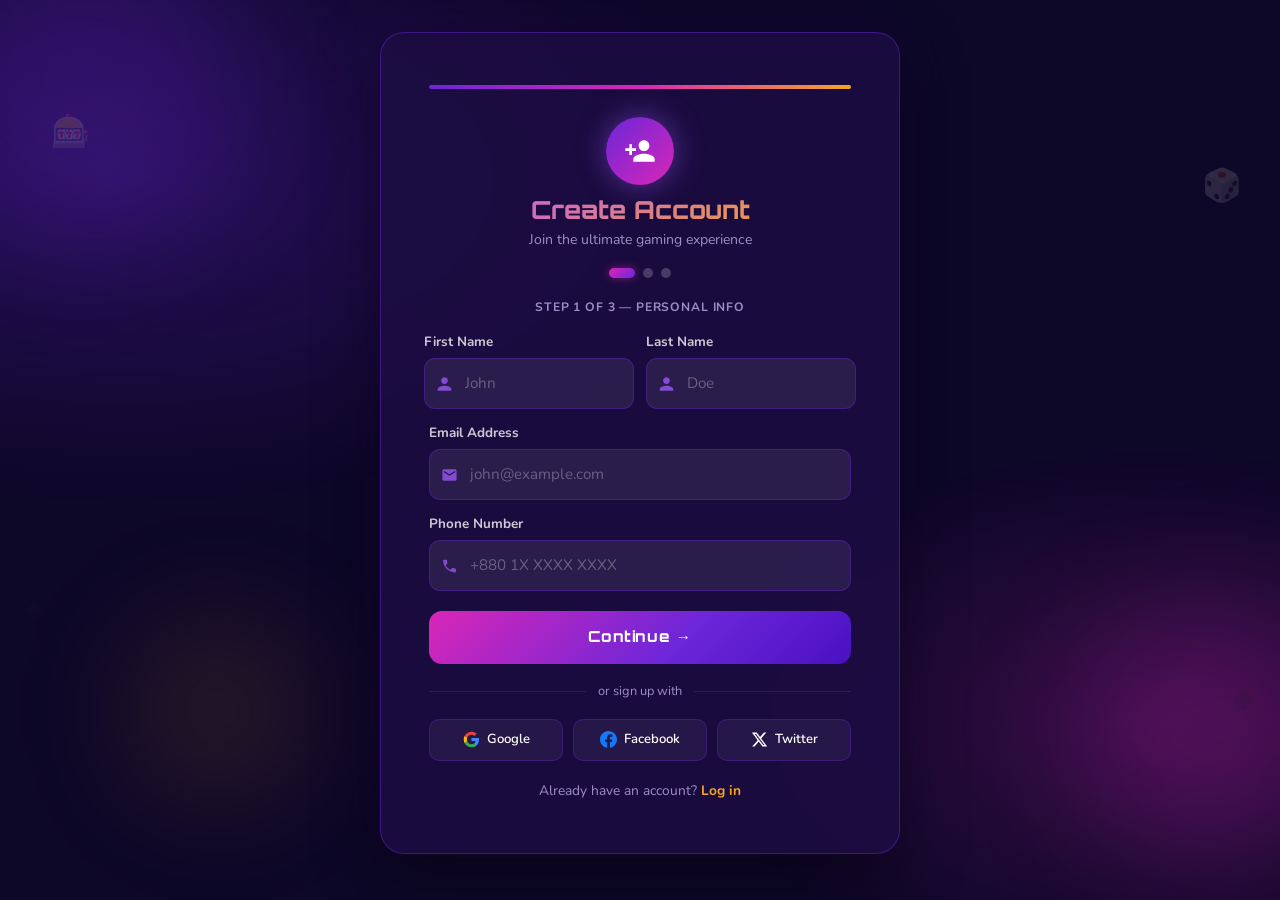
<file: signup.html>
<!DOCTYPE html>
<html lang="en">
<head>
  <meta charset="UTF-8"/>
  <meta name="viewport" content="width=device-width, initial-scale=1.0, maximum-scale=1.0"/>
  <title>Roulette – Sign Up</title>
  <link href="https://fonts.googleapis.com/css2?family=Orbitron:wght@600;800&family=Nunito:wght@400;600;700&display=swap" rel="stylesheet"/>
  <link rel="stylesheet" href="css/bootstrap.min.css"/>
  <link rel="stylesheet" href="css/signup.css"/>
  <link rel="stylesheet" href="css/style.css">
  <link rel="stylesheet" href="css/responsive.css">
  <style>
    

    
  </style>
</head>
<body>
<div class="bg-layer"></div>
<div class="orb orb1"></div><div class="orb orb2"></div><div class="orb orb3"></div>
<div class="float-chip fc1">🎰</div><div class="float-chip fc2">♠️</div>
<div class="float-chip fc3">🎲</div><div class="float-chip fc4">♣️</div>

<!-- ══ NAVBAR ══ -->
<!-- Desktop links -->
<!-- <nav class="site-nav">
  <a href="#" class="brand">
    <svg width="24" height="24" viewBox="0 0 24 24"><defs><linearGradient id="bg1" x1="0" y1="0" x2="1" y2="1"><stop offset="0%" stop-color="#c158f5"/><stop offset="100%" stop-color="#f5a623"/></linearGradient></defs><path d="M12 2L15.09 8.26L22 9.27L17 14.14L18.18 21.02L12 17.77L5.82 21.02L7 14.14L2 9.27L8.91 8.26Z" fill="url(#bg1)"/></svg>
    Roulette
  </a>
  <div class="nav-desktop">
    <a href="#" class="nlink">Home</a>
    <a href="#" class="nlink">About us</a>
    <a href="#" class="nlink">Games</a>
    <a href="#" class="nlink">Pricing</a>
    <a href="#" class="nlink">FAQ</a>
    <a href="signup.html" class="btn-ns">Signup</a>
    <a href="login.html" class="btn-nl">Login</a>
  </div>
  <button class="ham-btn" id="hamBtn" onclick="toggleNav()" aria-label="Menu">
    <span></span><span></span><span></span>
  </button>
</nav> -->
<!-- Hamburger -->

<!-- Mobile Drawer -->
<div class="nav-drawer" id="navDrawer">
  <a href="#" class="nlink">Home</a>
  <a href="#" class="nlink">About us</a>
  <a href="#" class="nlink">Games</a>
  <a href="#" class="nlink">Pricing</a>
  <a href="#" class="nlink">FAQ</a>
  <div class="drawer-btns">
    <a href="signup.html" class="btn-ns">Signup</a>
    <a href="login.html" class="btn-nl">Login</a>
  </div>
</div>

<!-- ══ MAIN ══ -->
<div class="page-wrapper">
  <div class="auth-card">
    <div class="card-topbar"></div>

    <div class="logo-badge">
      <div class="icon-ring">
        <svg viewBox="0 0 24 24" fill="white"><path d="M15 12c2.21 0 4-1.79 4-4s-1.79-4-4-4-4 1.79-4 4 1.79 4 4 4zm-9-2V7H4v3H1v2h3v3h2v-3h3v-2H6zm9 4c-2.67 0-8 1.34-8 4v2h16v-2c0-2.66-5.33-4-8-4z"/></svg>
      </div>
      <h2>Create Account</h2>
      <p>Join the ultimate gaming experience</p>
    </div>

    <!-- Step dots -->
    <div class="step-dots">
      <div class="dot active" id="d1"></div>
      <div class="dot" id="d2"></div>
      <div class="dot" id="d3"></div>
    </div>

    <!-- ── STEP 1 ── -->
    <div class="step-panel active" id="step1">
      <p class="step-label">Step 1 of 3 — Personal Info</p>
      <div class="form-row">
        <div class="half">
          <label class="flabel">First Name</label>
          <div class="inp-wrap">
            <svg class="iico" viewBox="0 0 24 24" fill="#9b59f5"><path d="M12 12c2.7 0 4.8-2.1 4.8-4.8S14.7 2.4 12 2.4 7.2 4.5 7.2 7.2 9.3 12 12 12zm0 2.4c-3.2 0-9.6 1.6-9.6 4.8v2.4h19.2v-2.4c0-3.2-6.4-4.8-9.6-4.8z"/></svg>
            <input type="text" class="fc" id="fn" placeholder="John" autocomplete="given-name">
          </div>
        </div>
        <div class="half">
          <label class="flabel">Last Name</label>
          <div class="inp-wrap">
            <svg class="iico" viewBox="0 0 24 24" fill="#9b59f5"><path d="M12 12c2.7 0 4.8-2.1 4.8-4.8S14.7 2.4 12 2.4 7.2 4.5 7.2 7.2 9.3 12 12 12zm0 2.4c-3.2 0-9.6 1.6-9.6 4.8v2.4h19.2v-2.4c0-3.2-6.4-4.8-9.6-4.8z"/></svg>
            <input type="text" class="fc" id="ln" placeholder="Doe" autocomplete="family-name">
          </div>
        </div>
      </div>
      <label class="flabel">Email Address</label>
      <div class="inp-wrap">
        <svg class="iico" viewBox="0 0 24 24" fill="#9b59f5"><path d="M20 4H4c-1.1 0-2 .9-2 2v12c0 1.1.9 2 2 2h16c1.1 0 2-.9 2-2V6c0-1.1-.9-2-2-2zm0 4-8 5-8-5V6l8 5 8-5v2z"/></svg>
        <input type="email" class="fc" id="em" placeholder="john@example.com" autocomplete="email" inputmode="email">
      </div>
      <label class="flabel">Phone Number</label>
      <div class="inp-wrap">
        <svg class="iico" viewBox="0 0 24 24" fill="#9b59f5"><path d="M6.62 10.79c1.44 2.83 3.76 5.14 6.59 6.59l2.2-2.2c.27-.27.67-.36 1.02-.24 1.12.37 2.33.57 3.57.57.55 0 1 .45 1 1V20c0 .55-.45 1-1 1-9.39 0-17-7.61-17-17 0-.55.45-1 1-1h3.5c.55 0 1 .45 1 1 0 1.25.2 2.45.57 3.57.11.35.03.74-.25 1.02l-2.2 2.2z"/></svg>
        <input type="tel" class="fc" id="ph" placeholder="+880 1X XXXX XXXX" autocomplete="tel" inputmode="tel">
      </div>
      <button class="btn-cta" onclick="goStep(2)">Continue →</button>
    </div>

    <!-- ── STEP 2 ── -->
    <div class="step-panel" id="step2">
      <p class="step-label">Step 2 of 3 — Account Setup</p>
      <label class="flabel">Username</label>
      <div class="inp-wrap">
        <svg class="iico" viewBox="0 0 24 24" fill="#9b59f5"><path d="M12 2C6.48 2 2 6.48 2 12s4.48 10 10 10 10-4.48 10-10S17.52 2 12 2zm0 3c1.66 0 3 1.34 3 3s-1.34 3-3 3-3-1.34-3-3 1.34-3 3-3zm0 14.2c-2.5 0-4.71-1.28-6-3.22.03-1.99 4-3.08 6-3.08 1.99 0 5.97 1.09 6 3.08-1.29 1.94-3.5 3.22-6 3.22z"/></svg>
        <input type="text" class="fc" id="un" placeholder="lucky_player99" autocomplete="username">
      </div>
      <label class="flabel">Password</label>
      <div class="inp-wrap">
        <svg class="iico" viewBox="0 0 24 24" fill="#9b59f5"><path d="M18 8h-1V6c0-2.76-2.24-5-5-5S7 3.24 7 6v2H6c-1.1 0-2 .9-2 2v10c0 1.1.9 2 2 2h12c1.1 0 2-.9 2-2V10c0-1.1-.9-2-2-2zm-6 9c-1.1 0-2-.9-2-2s.9-2 2-2 2 .9 2 2-.9 2-2 2zm3.1-9H8.9V6c0-1.71 1.39-3.1 3.1-3.1 1.71 0 3.1 1.39 3.1 3.1v2z"/></svg>
        <input type="password" class="fc" id="pw" placeholder="Min. 8 characters" oninput="checkStr(this.value)" autocomplete="new-password">
        <button type="button" class="eye-btn" id="e1" onclick="toggleEye('pw','e1')">
          <svg viewBox="0 0 24 24" fill="#9d8ec5" id="e1svg" width="18" height="18"><path d="M12 4.5C7 4.5 2.73 7.61 1 12c1.73 4.39 6 7.5 11 7.5s9.27-3.11 11-7.5c-1.73-4.39-6-7.5-11-7.5zM12 17c-2.76 0-5-2.24-5-5s2.24-5 5-5 5 2.24 5 5-2.24 5-5 5zm0-8c-1.66 0-3 1.34-3 3s1.34 3 3 3 3-1.34 3-3-1.34-3-3-3z"/></svg>
        </button>
      </div>
      <div class="str-wrap">
        <div class="sbar"><div class="sfill" id="sf"></div></div>
        <div class="slabel" id="sl">Enter a password</div>
      </div>
      <label class="flabel">Confirm Password</label>
      <div class="inp-wrap">
        <svg class="iico" viewBox="0 0 24 24" fill="#9b59f5"><path d="M18 8h-1V6c0-2.76-2.24-5-5-5S7 3.24 7 6v2H6c-1.1 0-2 .9-2 2v10c0 1.1.9 2 2 2h12c1.1 0 2-.9 2-2V10c0-1.1-.9-2-2-2zm-6 9c-1.1 0-2-.9-2-2s.9-2 2-2 2 .9 2 2-.9 2-2 2zm3.1-9H8.9V6c0-1.71 1.39-3.1 3.1-3.1 1.71 0 3.1 1.39 3.1 3.1v2z"/></svg>
        <input type="password" class="fc" id="cp" placeholder="Re-enter password" autocomplete="new-password">
        <button type="button" class="eye-btn" id="e2" onclick="toggleEye('cp','e2')">
          <svg viewBox="0 0 24 24" fill="#9d8ec5" id="e2svg" width="18" height="18"><path d="M12 4.5C7 4.5 2.73 7.61 1 12c1.73 4.39 6 7.5 11 7.5s9.27-3.11 11-7.5c-1.73-4.39-6-7.5-11-7.5zM12 17c-2.76 0-5-2.24-5-5s2.24-5 5-5 5 2.24 5 5-2.24 5-5 5zm0-8c-1.66 0-3 1.34-3 3s1.34 3 3 3 3-1.34 3-3-1.34-3-3-3z"/></svg>
        </button>
      </div>
      <div class="btn-row">
        <button class="btn-cta btn-back" onclick="goStep(1)">←</button>
        <button class="btn-cta" style="flex:1" onclick="goStep(3)">Continue →</button>
      </div>
    </div>

    <!-- ── STEP 3 ── -->
    <div class="step-panel" id="step3">
      <p class="step-label">Step 3 of 3 — Preferences</p>
      <label class="flabel">Country</label>
      <div class="inp-wrap">
        <svg class="iico" viewBox="0 0 24 24" fill="#9b59f5"><path d="M12 2C8.13 2 5 5.13 5 9c0 5.25 7 13 7 13s7-7.75 7-13c0-3.87-3.13-7-7-7zm0 9.5c-1.38 0-2.5-1.12-2.5-2.5s1.12-2.5 2.5-2.5 2.5 1.12 2.5 2.5-1.12 2.5-2.5 2.5z"/></svg>
        <select class="fc" id="co" style="padding-left:38px">
          <option value="">Select country…</option>
          <option>🇧🇩 Bangladesh</option><option>🇺🇸 United States</option>
          <option>🇬🇧 United Kingdom</option><option>🇮🇳 India</option>
          <option>🇨🇦 Canada</option><option>🇦🇺 Australia</option>
        </select>
      </div>
      <label class="flabel">Date of Birth</label>
      <div class="inp-wrap">
        <svg class="iico" viewBox="0 0 24 24" fill="#9b59f5"><path d="M19 3h-1V1h-2v2H8V1H6v2H5c-1.11 0-2 .9-2 2v14c0 1.1.89 2 2 2h14c1.1 0 2-.9 2-2V5c0-1.1-.9-2-2-2zm0 16H5V8h14v11zM7 10h5v5H7z"/></svg>
        <input type="date" class="fc" id="dob" style="color-scheme:dark">
      </div>
      <label class="flabel">Preferred Currency</label>
      <div class="inp-wrap">
        <svg class="iico" viewBox="0 0 24 24" fill="#9b59f5"><path d="M11.8 10.9c-2.27-.59-3-1.2-3-2.15 0-1.09 1.01-1.85 2.7-1.85 1.78 0 2.44.85 2.5 2.1h2.21c-.07-1.72-1.12-3.3-3.21-3.81V3h-3v2.16c-1.94.42-3.5 1.68-3.5 3.61 0 2.31 1.91 3.46 4.7 4.13 2.5.6 3 1.48 3 2.41 0 .69-.49 1.79-2.7 1.79-2.06 0-2.87-.92-2.98-2.1h-2.2c.12 2.19 1.76 3.42 3.68 3.83V21h3v-2.15c1.95-.37 3.5-1.5 3.5-3.55 0-2.84-2.43-3.81-4.7-4.4z"/></svg>
        <select class="fc" id="cur" style="padding-left:38px">
          <option value="">Select currency…</option>
          <option>🇧🇩 BDT – Taka</option><option>🇺🇸 USD – Dollar</option>
          <option>🇪🇺 EUR – Euro</option><option>🇬🇧 GBP – Pound</option>
        </select>
      </div>
      <div class="chk-row">
        <input type="checkbox" id="terms">
        <label for="terms">I agree to the <a href="#">Terms of Service</a> and <a href="#">Privacy Policy</a></label>
      </div>
      <div class="chk-row">
        <input type="checkbox" id="promo">
        <label for="promo">Send me exclusive bonuses &amp; promotions 🎁</label>
      </div>
      <div class="btn-row">
        <button class="btn-cta btn-back" onclick="goStep(2)">←</button>
        <button class="btn-cta" style="flex:1" id="sbtn" onclick="submitForm()">🚀 Create My Account</button>
      </div>
    </div>

    <div class="divider">or sign up with</div>
    <div class="social-row">
      <button class="soc-btn">
        <svg viewBox="0 0 24 24"><path d="M22.56 12.25c0-.78-.07-1.53-.2-2.25H12v4.26h5.92c-.26 1.37-1.04 2.53-2.21 3.31v2.77h3.57c2.08-1.92 3.28-4.74 3.28-8.09z" fill="#4285F4"/><path d="M12 23c2.97 0 5.46-.98 7.28-2.66l-3.57-2.77c-.98.66-2.23 1.06-3.71 1.06-2.86 0-5.29-1.93-6.16-4.53H2.18v2.84C3.99 20.53 7.7 23 12 23z" fill="#34A853"/><path d="M5.84 14.09c-.22-.66-.35-1.36-.35-2.09s.13-1.43.35-2.09V7.07H2.18C1.43 8.55 1 10.22 1 12s.43 3.45 1.18 4.93l2.85-2.22.81-.62z" fill="#FBBC05"/><path d="M12 5.38c1.62 0 3.06.56 4.21 1.64l3.15-3.15C17.45 2.09 14.97 1 12 1 7.7 1 3.99 3.47 2.18 7.07l3.66 2.84c.87-2.6 3.3-4.53 6.16-4.53z" fill="#EA4335"/></svg>
        <span>Google</span>
      </button>
      <button class="soc-btn">
        <svg viewBox="0 0 24 24"><path d="M24 12.073c0-6.627-5.373-12-12-12s-12 5.373-12 12c0 5.99 4.388 10.954 10.125 11.854v-8.385H7.078v-3.47h3.047V9.43c0-3.007 1.792-4.669 4.533-4.669 1.312 0 2.686.235 2.686.235v2.953H15.83c-1.491 0-1.956.925-1.956 1.874v2.25h3.328l-.532 3.47h-2.796v8.385C19.612 23.027 24 18.062 24 12.073z" fill="#1877F2"/></svg>
        <span>Facebook</span>
      </button>
      <button class="soc-btn">
        <svg viewBox="0 0 24 24"><path d="M18.244 2.25h3.308l-7.227 8.26 8.502 11.24H16.17l-5.214-6.817L4.99 21.75H1.68l7.73-8.835L1.254 2.25H8.08l4.713 6.231zm-1.161 17.52h1.833L7.084 4.126H5.117z" fill="#fff"/></svg>
        <span>Twitter</span>
      </button>
    </div>
    <div class="auth-footer">Already have an account? <a href="login.html">Log in</a></div>
  </div>
</div>

<script>
  /* ── Nav toggle ── */
  function toggleNav(){
    var d=document.getElementById('navDrawer');
    var b=document.getElementById('hamBtn');
    var open=d.classList.toggle('open');
    b.classList.toggle('open',open);
  }
  document.addEventListener('click',function(e){
    var d=document.getElementById('navDrawer');
    var b=document.getElementById('hamBtn');
    if(d.classList.contains('open')&&!d.contains(e.target)&&!b.contains(e.target)){
      d.classList.remove('open');b.classList.remove('open');
    }
  });

  /* ── Step navigation ── */
  function goStep(n){
    if(n===2&&!v1())return;
    if(n===3&&!v2())return;
    document.querySelectorAll('.step-panel').forEach(function(p){p.classList.remove('active')});
    document.getElementById('step'+n).classList.add('active');
    for(var i=1;i<=3;i++){
      var d=document.getElementById('d'+i);
      d.className='dot'+(i===n?' active':i<n?' done':'');
    }
    // Scroll card into view on mobile
    document.querySelector('.auth-card').scrollIntoView({behavior:'smooth',block:'start'});
  }

  function v1(){
    var fn=document.getElementById('fn').value.trim();
    var ln=document.getElementById('ln').value.trim();
    var em=document.getElementById('em').value.trim();
    if(!fn){sk('fn');return false;}
    if(!ln){sk('ln');return false;}
    if(!em||!/\S+@\S+\.\S+/.test(em)){sk('em');return false;}
    return true;
  }
  function v2(){
    if(!document.getElementById('un').value.trim()){sk('un');return false;}
    if(document.getElementById('pw').value.length<8){sk('pw');return false;}
    if(document.getElementById('pw').value!==document.getElementById('cp').value){sk('cp');return false;}
    return true;
  }
  function sk(id){var e=document.getElementById(id);e.classList.add('shake');setTimeout(function(){e.classList.remove('shake');},400);}

  /* ── Password strength ── */
  function checkStr(v){
    var s=0;
    if(v.length>=8)s++;if(/[A-Z]/.test(v))s++;if(/[0-9]/.test(v))s++;if(/[^A-Za-z0-9]/.test(v))s++;
    var c=['#e74c3c','#e67e22','#f1c40f','#2ecc71'],l=['Weak','Fair','Good','Strong'],w=['25%','50%','75%','100%'];
    var sf=document.getElementById('sf'),sl=document.getElementById('sl');
    if(!v){sf.style.width='0%';sl.textContent='Enter a password';sl.style.color='var(--text-muted)';return;}
    sf.style.width=w[s-1]||'15%';sf.style.background=c[s-1]||'#e74c3c';
    sl.textContent=l[s-1]||'Too short';sl.style.color=c[s-1]||'#e74c3c';
  }

  /* ── Toggle eye ── */
  function toggleEye(inputId,btnId){
    var inp=document.getElementById(inputId);
    var isPass=inp.type==='password';
    inp.type=isPass?'text':'password';
    var path=document.getElementById(btnId+'svg').querySelector('path');
    path.setAttribute('d',isPass
      ?'M12 7c2.76 0 5 2.24 5 5 0 .65-.13 1.26-.36 1.83l2.92 2.92c1.51-1.26 2.7-2.89 3.43-4.75-1.73-4.39-6-7.5-11-7.5-1.4 0-2.74.25-3.98.7l2.16 2.16C10.74 7.13 11.35 7 12 7zM2 4.27l2.28 2.28.46.46C3.08 8.3 1.78 10.02 1 12c1.73 4.39 6 7.5 11 7.5 1.55 0 3.03-.3 4.38-.84l.42.42L19.73 22 21 20.73 3.27 3 2 4.27z'
      :'M12 4.5C7 4.5 2.73 7.61 1 12c1.73 4.39 6 7.5 11 7.5s9.27-3.11 11-7.5c-1.73-4.39-6-7.5-11-7.5zM12 17c-2.76 0-5-2.24-5-5s2.24-5 5-5 5 2.24 5 5-2.24 5-5 5zm0-8c-1.66 0-3 1.34-3 3s1.34 3 3 3 3-1.34 3-3-1.34-3-3-3z');
  }

  /* ── Submit ── */
  function submitForm(){
    if(!document.getElementById('terms').checked){
      var r=document.querySelector('#step3 .chk-row');r.classList.add('shake');setTimeout(function(){r.classList.remove('shake');},400);return;
    }
    var btn=document.getElementById('sbtn');
    btn.textContent='⏳ Creating Account…';btn.disabled=true;
    setTimeout(function(){
      btn.textContent='✅ Account Created!';
      btn.style.background='linear-gradient(135deg,#2ecc71,#1a8f52)';
      setTimeout(function(){window.location.href='login.html';},1800);
    },2000);
  }
</script>
</body>
</html>
</file>
<file: css/style.css>
/* =======================================
        common css start
========================================== */

*{
    margin: 0;
    padding: 0;
}

html{
		scroll-behavior: smooth;
}

body{
        overflow-x: hidden;
}

ul,ol{
    list-style: none;
}

a,
a:focus,
a:hover{
    text-decoration: none;
}

h1,
h2,
h3,
h4,
h5,
h6,
p{
    margin: 0;
    padding: 0;
}

.title{
    padding-top: 180px;
}

.title h3{
    font-family: 'Anton', sans-serif;
    font-size: 48px;
    font-weight: 400;
    background: linear-gradient(to top, #fdb125 0%, #e07e1e 51%, #fcb100 54%);
    background-clip: text;
    -webkit-background-clip: text;
    -webkit-text-fill-color: transparent;
    color: #fdb125;
    text-align: center;
    filter: drop-shadow(20px 20px 40px #4d0148);
}

/* =======================================
        common css end
========================================== */

/* =======================================
        nav-part css start
========================================== */

nav{
    position: absolute !important;
    top: 0;
    left: 0;
    width: 100%;
}

nav ul{
    margin-top: 55px;
}

nav ul li{
    margin-right: 50px;
}

nav ul li a{
    font-family: 'Nunito', sans-serif;
    font-size: 20px;
    font-weight: 600;
    color: #944bff;
    transition: .5s;
    padding: 0 !important;
}

nav ul li a:hover{
    color: #ff39dc;
}

nav .menu-button{
    margin-top: 55px;
}

nav .menu-button a{
    display: inline-block;
    font-family: 'Anton', sans-serif;
    font-size: 20px;
    font-weight: 400;
    color: #ffffff;
    background: #9e4efc;
    background: linear-gradient(to bottom, #9e4efc 0%, #570dc8 100%);
    border-radius: 5px;
    padding: 14px 25px;
    margin-left: 20px;
    transition: .5s;
    text-shadow: 5px 5px 0px rgba(88, 19, 184, .8);
    -webkit-box-shadow: 0px 6px 0px 0px rgba(58,0,144,1);
    -moz-box-shadow: 0px 6px 0px 0px rgba(58,0,144,1);
    box-shadow: 0px 6px 0px 0px rgba(58,0,144,1);

}

nav .menu-button a:hover{
    background: linear-gradient(to top, #a60084 0%, #ff39dc 100%);
    -webkit-box-shadow: 0px 6px 0px 0px rgba(102,19,85,1);
    -moz-box-shadow: 0px 6px 0px 0px rgba(102,19,85,1);
    box-shadow: 0px 6px 0px 0px rgba(102,19,85,1);
}

/* =======================================
        nav-part css end
========================================== */

/* =======================================
        banner-part css start
========================================== */

#banner-part{
    background: #150035;
    padding-top: 180px;
    padding-bottom: 215px;
}

#banner-part .banner-img img{
    margin-left: -225px;
}

#banner-part .banner-text h4{
    font-family: 'Nunito', sans-serif;
    font-size: 20px;
    font-weight: 400;
    color: #ffffff;
    margin-top: 105px;
    margin-bottom: -85px;
}

#banner-part .banner-text .number{
    font-family: 'Anton', sans-serif;
    font-size: 331px;
    font-weight: 400;
    color: #fdb125;
    background: linear-gradient(to bottom, #fdb125 45%, #e07e1e 48%, #fcb100 70% );
    background-clip: text;
    -webkit-background-clip: text;
    color: transparent;
    filter: drop-shadow( 0 0 40px #4d0148);
}

#banner-part .banner-text .banner-details{
    width: 455px;
    font-family: 'Nunito', sans-serif;
    font-size: 16px;
    font-weight: 400;
    line-height: 26px;
    color: #ffffff;
    text-align: center;
    margin-top: -65px;
}

#banner-part .banner-text a{
    display: inline-block;
    font-family: 'Anton', sans-serif;
    font-size: 20px;
    font-weight: 400;
    color: #ffffff;
    background: #9e4efc;
    background: linear-gradient(to bottom, #9e4efc 0%, #570dc8 100%);
    border-radius: 5px;
    padding: 14px 25px;
    margin-top: 30px;
    margin-left: 155px;
    text-shadow: 5px 5px 0px rgba(88, 19, 184, .8);
    -webkit-box-shadow: 0px 6px 0px 0px rgba(58,0,144,1);
    -moz-box-shadow: 0px 6px 0px 0px rgba(58,0,144,1);
    box-shadow: 0px 6px 0px 0px rgba(58,0,144,1);
    transition: .5s;
}

#banner-part .banner-text a:hover{
    background: linear-gradient(to top, #a60084 0%, #ff39dc 100%);
    -webkit-box-shadow: 0px 6px 0px 0px rgba(102,19,85,1);
    -moz-box-shadow: 0px 6px 0px 0px rgba(102,19,85,1);
    box-shadow: 0px 6px 0px 0px rgba(102,19,85,1);
}


/* =======================================
        banner-part css end
========================================== */

/* =======================================
        enjoy-part css start
========================================== */

#enjoy-part .enjoy-clip{
    clip-path: polygon(0 15%, 100% 8%, 100% 100%, 0% 100%);
    width: 100%;
    position: absolute;
    top: -150px;
    left: 0;
    /* border-top-left-radius: 5px;
    border-bottom-left-radius: 5px;
    border-bottom-right-radius: 5px;
    border-top-right-radius: 5px; */
}

#enjoy-part .item1{
    border-top-left-radius: 5px;
    border-bottom-left-radius: 5px;
}

#enjoy-part .item3{
    border-bottom-right-radius: 5px;
    border-top-right-radius: 5px;
}

#enjoy-part .item{
    background: linear-gradient(to bottom,#9e4efc 0%, #570dc8 100%);
    display: flex;
    justify-content: center;
    align-items: center;
    padding-top: 52px;
    padding-bottom: 40px;
    -webkit-box-shadow: inset 10px 0px 50px 0px rgba(31,7,67,0.5);
    -moz-box-shadow: inset 10px 0px 50px 0px rgba(31,7,67,0.5);
    box-shadow: inset 10px 0px 50px 0px rgba(31,7,67,0.5);
}

#enjoy-part .item .enjoy-details .enjoy-no{
    font-family: 'Anton', sans-serif;
    font-size: 50px;
    font-weight: 400;
    background: linear-gradient(to bottom, #fdb125 45%, #e07e1e 48%, #fcb100 85%);
    background-clip: text;
    -webkit-background-clip: text;
    -webkit-text-fill-color: transparent;
    color: #fdb125;
    text-align: center;
    filter: drop-shadow(10px 0 15px rgb(17, 0, 16, .4));
}

#enjoy-part .item .enjoy-details h3{
    font-family: 'Anton', sans-serif;
    font-size: 32px;
    font-weight: 400;
    color: #ffffff;
    text-align: center;
    margin-top: 20px;
    margin-bottom: 15px;
    text-shadow: -4px 5px 2px rgba(88, 19, 184, 1);
}

#enjoy-part .item .enjoy-details .enjoy-text{
    font-family: 'Nunito', sans-serif;
    font-size: 16px;
    font-weight: 400;
    color: #ffffff;
}

/* =======================================
        enjoy-part css end
========================================== */

/* =======================================
        games-part css start
========================================== */

#games-part{
    background: #0b001b;
}

#games-part .games-item{
    margin-top: 60px;
    margin-bottom: 100px;
    position: relative;
}

#games-part .games-item img{
    width: 100%;
}

#games-part .games-item .overlay{
    width: 100%;
    height: 100%;
    background: rgb(21, 0, 53, .85);
    position: absolute;
    top: 0;
    left: 0;
    text-align: center;
    transform: scale(0);
    transition: .5s;
}

#games-part .games-item .overlay a{
    display: inline-block;
    font-family: 'Anton', sans-serif;
    font-size: 24px;
    font-weight: 400;
    background: linear-gradient(to top, #570dc8 0%, #9e4efc 100%);
    color: #ffffff;
    padding: 14px 25px;
    border-radius: 5px;
    margin-top: 45px;
    text-shadow: 5px 5px 0px rgba(88, 19, 184, .8);
    filter: drop-shadow(0 6px 0  #3a0090);
    transition: .5s;
}

#games-part .games-item .overlay h5{
    font-family: 'Anton', sans-serif;
    font-size: 24px;
    font-weight: 400;
    color: #ffffff;
    margin-top: 130px;
}

#games-part .games-item:hover .overlay{
    transform: scale(1);
}

#games-part .games-item .overlay a:hover{
    background: linear-gradient(to top, #a60084 0%, #ff39dc 100%);
    filter: drop-shadow(0 6px 0 #661355);
}

/* =======================================
        games-part css end
========================================== */

/* =======================================
        unlock-part css start
========================================== */

#unlock-part{
    background: #150035;
    padding-top: 100px;
    padding-bottom: 30px;
}

#unlock-part .unlock-item .title{
    padding-top: 95px;
}

#unlock-part .unlock-item p{
    width: 570px;
    font-family: 'Nunito', sans-serif;
    font-size: 16px;
    font-weight: 400;
    line-height: 26px;
    color: #ffffff;
    margin-top: 50px;
    margin-left: 115px;
}

#unlock-part .unlock-item .unlock-text{
    margin-top: 30px;
    margin-bottom: 50px;
}

#unlock-part .unlock-item a{
    display: inline-block;
    font-family: 'Anton', sans-serif;
    font-size: 24px;
    font-weight: 400;
    background: linear-gradient(to top, #570dc8 0%, #9e4efc 100%);
    color: #ffffff;
    padding: 14px 25px;
    border-radius: 5px;
    text-shadow: 5px 5px 0px rgba(88, 19, 184, .8);
    filter: drop-shadow(0 6px 0  #3a0090);
    margin-left: 115px;
    transition: .5s;
}

#unlock-part .unlock-item a:hover{
    background: linear-gradient(to top, #a60084 0%, #ff39dc 100%);
    filter: drop-shadow(0 6px 0 #661355);
}

/* =======================================
        unlock-part css end
========================================== */

/* =======================================
        pricing-part css start
========================================== */

#pricing-part{
    background: #0b001b;
    padding-bottom: 100px;
}

#pricing-part .title{
    padding-top: 100px;
}

#pricing-part .pricing-plan{
    background: linear-gradient(to top, #570dc8 0%, #9e4efc 100%);
    border-radius: 5px;
    margin-top: 60px;
    padding-bottom: 40px;
    position: relative;
    transition: .5s;
}

#pricing-part .pricing-plan .pricing-featured{
    width: 100%;
    background: linear-gradient(to top, #a60084 0%, #ff39dc 100%);
    filter: drop-shadow(0 6px 0 #661355);
    border-top-right-radius: 5px;
    border-top-left-radius: 5px;
    padding: 20px 0;
    position: absolute;
    top: -60px;
    left: 0;
    opacity: 0;
    transition: .5s;
}

#pricing-part .pricing-plan .pricing-featured h2{
    font-family: 'Nunito', sans-serif;
    font-size: 20px;
    font-weight: 700;
    color: #ffffff;
    text-align: center;
    text-shadow: -2px 3px 0px rgba(102, 19, 85, 1);
}

#pricing-part .pricing-plan h3{
    font-family: 'Anton', sans-serif;
    font-size: 32px;
    font-weight: 400;
    color: #ffffff;
    text-shadow: -2px 4px 0px rgba(88, 19, 184, 1);
    padding-top: 60px;
    text-align: center;
    transition: .5s;
}

#pricing-part .pricing-plan h4{
    font-family: 'Nunito', sans-serif;
    font-size: 50px;
    font-weight: 700;
    color: #ffffff;
    text-align: center;
    margin-top: 20px;
}

#pricing-part .pricing-plan p{
    font-family: 'Nunito', sans-serif;
    font-size: 14px;
    font-weight: 400;
    color: #ffffff;
    text-align: center;
    margin-top: 5px;
    margin-bottom: 60px;
    position: relative;
}

#pricing-part .pricing-plan p::after{
    content: "";
    width: 100%;
    height: 1px;
    background: #6427b5;
    position: absolute;
    bottom: -30px;
    left: 0;
}

#pricing-part .pricing-plan ul{
    text-align: center;
}

#pricing-part .pricing-plan ul li{
    font-family: 'Nunito', sans-serif;
    font-size: 16px;
    font-weight: 700;
    color: #ffffff;
    margin-bottom: 25px;
}

#pricing-part .pricing-plan a{
    display: inline-block;
    font-family: 'Anton', sans-serif;
    font-size: 24px;
    font-weight: 400;
    background: linear-gradient(to top, #570dc8 0%, #9e4efc 100%);
    color: #ffffff;
    padding: 14px 25px;
    border-radius: 5px;
    text-shadow: 5px 5px 0px rgba(88, 19, 184, .8);
    filter: drop-shadow(0 6px 0  #3a0090);
    position: absolute;
    bottom: -25px;
    left: 50%;
    transform: translateX(-50%);
    transition: .5s;
}

#pricing-part .pricing-plan:hover{
    transform: translateY(30px);
}

#pricing-part .pricing-plan:hover .pricing-featured{
    opacity: 1;
}

#pricing-part .pricing-plan:hover a{
    background: linear-gradient(to top, #a60084 0%, #ff39dc 100%);
    filter: drop-shadow(0 6px 0 #661355);
}

/* =======================================
        pricing-part css end
========================================== */

/* =======================================
        tournament-part css start
========================================== */

#tournament-part{
    background: #150035;
    padding-bottom: 100px;
}

#tournament-part .tournament-left{
    margin-top: 100px;
}

#tournament-part .tournament-left .title{
    padding: 0;
    position: relative;
}

#tournament-part .tournament-left .title h3{
    font-size: 40px;
    position: relative;
    text-align: start;
}

#tournament-part .tournament-left .title h3::after{
    content: "";
    width: 100%;
    height: 3px;
    background: linear-gradient(to bottom, #080007 67%, #2f0a5d 67%);
    position: absolute;
    bottom: -30px;
    left: 0;
}

#tournament-part .tournament-left .title .tournament-animation{
    width: 55px;
    height: 1px;
    background: linear-gradient(90deg, rgba(58,16,123,0.2) 12%, rgba(97,22,210,1) 51%, rgba(58,16,123,0.2) 87%);    
    position: absolute;
    bottom: -30px;
    left: 0;
    animation: question 10s infinite;
    animation-direction: alternate;
}

@keyframes question {
    0% {left: 0;}
    100% {left: 520px;}
  }

#tournament-part .tournament-left .tour-left{
      margin-top: 60px;
  }

#tournament-part .tournament-left .tour-left .add_border{
    border: 1px solid #fcb100;
}

#tournament-part .tournament-left .tour-left .card{
      background: #150035;
 }

#tournament-part .tournament-left .tour-left .card .card-body{
    background: #150035;
  }

#tournament-part .tournament-left .tour-left .card .card-header{
    padding: 0;
    border: none;
}

#tournament-part .tournament-left .tour-left .card button{
    width: 100%;
    text-decoration: none;
    box-shadow: none;
    padding-bottom: 25px;
    margin-top: 25px;
}

#tournament-part .tournament-left .tour-left .card button span{
    font-family: 'Nunito', sans-serif;
    font-size: 18px;
    font-weight: 400;
    color: #fffeff;
}

#tournament-part .tournament-left .tour-left .card button i{
    font-size: 20px;
    color: #fffeff;
    margin-left: 125px;
}

#tournament-part .tournament-left .tour-left .card button .tour-two{
    margin-left: 48px;
}

#tournament-part .tournament-left .tour-left .card button .tour-three{
    margin-left: 168px;
}

#tournament-part .tournament-left .tour-left .card button .tour-four{
    margin-left: 168px;
}

#tournament-part .tournament-left .tour-left .card .card-body p{
    width: 531px;
    font-family: 'Nunito', sans-serif;
    font-size: 14px;
    font-weight: 400;
    color: #fffeff;
    line-height: 26px;
}

#tournament-part .tournament-right{
    margin-top: 100px;
    margin-left: 25px;
}

#tournament-part .tournament-right .title{
    padding: 0;
    position: relative;
}

#tournament-part .tournament-right .title h3{
    font-size: 40px;
    position: relative;
    text-align: start;
}

#tournament-part .tournament-right .title h3::after{
    content: "";
    width: 100%;
    height: 3px;
    background: linear-gradient(to bottom, #080007 67%, #2f0a5d 67%);
    position: absolute;
    bottom: -30px;
    left: 0;
}

#tournament-part .tournament-right .title .tournament-animation{
    width: 55px;
    height: 1px;
    background: linear-gradient(90deg, rgba(58,16,123,0.2) 12%, rgba(97,22,210,1) 51%, rgba(58,16,123,0.2) 87%);    
    position: absolute;
    bottom: -30px;
    left: 0;
    animation: tournament 10s infinite;
    animation-direction: alternate;
}

@keyframes tournament {
    0% {left: 0;}
    100% {left: 465px;}
  }

#tournament-part .tournament-right .counter-item h4{
    font-family: 'Nunito', sans-serif;
    font-size: 20px;
    font-weight: 600;
    color: #ffffff;
    margin-top: 95px;
  }

#tournament-part .tournament-right .counter-item .count-down{
    margin-top: 60px;
    border: 1px solid #fcb100;
    border-radius: 5px;
    padding-top: 15px;
    padding-bottom: 10px;
  }

#tournament-part .tournament-right .counter-item .count-down p{
    font-family: 'Nunito', sans-serif;
    font-size: 20px;
    font-weight: 600;
    color: #fcb100;
    text-align: center;
}

#tournament-part .tournament-right .scroll-details{
    width: 100%;
    height: 320px;
    margin-top: 55px;
    position: relative;
}

#tournament-part .tournament-right .scroll-details .scroll-gap{
    margin-bottom: 40px;
}

#tournament-part .tournament-right .scroll-details .member-details p{
    font-family: 'Nunito', sans-serif;
    font-size: 14px;
    font-weight: 400;
    color: #ffffff;
    margin-left: 30px;
}

#tournament-part .tournament-right .scroll-details .member-details .scroll-price{
    padding-left: 15px;
}

#tournament-part .tournament-right .scroll-details .member-details img{
    margin-left: 50px;
}

#tournament-part .tournament-right .scroll-details .scroll-gap::after{
    content: "";
    width: 460px;
    height: 3px;
    background: linear-gradient(to bottom, #080007 67%, #2f0a5d 67%);
    position: absolute;
    top: 45px;
    left: 28px;
}

#tournament-part .tournament-right .scroll-details .gap1::after{
    content: "";
    width: 460px;
    height: 3px;
    background: linear-gradient(to bottom, #080007 67%, #2f0a5d 67%);
    position: absolute;
    top: 110px;
    left: 28px;
}

#tournament-part .tournament-right .scroll-details .gap2::after{
    content: "";
    width: 460px;
    height: 3px;
    background: linear-gradient(to bottom, #080007 67%, #2f0a5d 67%);
    position: absolute;
    top: 175px;
    left: 28px;
}

#tournament-part .tournament-right .scroll-details .gap3::after{
    content: "";
    width: 460px;
    height: 3px;
    background: linear-gradient(to bottom, #080007 67%, #2f0a5d 67%);
    position: absolute;
    top: 240px;
    left: 28px;
}

#tournament-part .tournament-right .scroll-details .gap4::after{
    content: "";
    width: 460px;
    height: 3px;
    background: linear-gradient(to bottom, #080007 67%, #2f0a5d 67%);
    position: absolute;
    top: 305px;
    left: 28px;
}

#tournament-part .tournament-right .scroll-details .gap5::after{
    content: "";
    width: 460px;
    height: 3px;
    background: linear-gradient(to bottom, #080007 67%, #2f0a5d 67%);
    position: absolute;
    top: 365px;
    left: 28px;
}

#tournament-part .tournament-right .scroll-details .gap6::after{
    content: "";
    width: 460px;
    height: 3px;
    background: linear-gradient(to bottom, #080007 67%, #2f0a5d 67%);
    position: absolute;
    top: 430px;
    left: 28px;
}

#tournament-part .tournament-right .scroll-details .gap7::after{
    content: "";
    width: 460px;
    height: 3px;
    background: linear-gradient(to bottom, #080007 67%, #2f0a5d 67%);
    position: absolute;
    top: 495px;
    left: 28px;
}

#tournament-part .tournament-right .scroll-details .gap8::after{
    content: "";
    width: 460px;
    height: 3px;
    background: linear-gradient(to bottom, #080007 67%, #2f0a5d 67%);
    position: absolute;
    top: 560px;
    left: 28px;
}

#tournament-part .tournament-right .scroll-details .gap9::after{
    content: "";
    width: 460px;
    height: 3px;
    background: linear-gradient(to bottom, #080007 67%, #2f0a5d 67%);
    position: absolute;
    top: 625px;
    left: 28px;
}

#tournament-part .tournament-right .scroll-details .gap10::after{
    content: "";
    width: 460px;
    height: 3px;
    background: linear-gradient(to bottom, #080007 67%, #2f0a5d 67%);
    position: absolute;
    top: 690px;
    left: 28px;
}

#ascrail2000-hr{
    opacity: 0 !important;
}

#ascrail2000{
    width: 3px !important;
    height: 305px !important;
    left: 1502.5px !important;
    background: linear-gradient(to right, #080007 67%, #2f0a5d 67%);
}

#ascrail2000 .nicescroll-cursors{
    width: 13px !important;
    height: 145px !important;
    background: #1f004f !important;
    right: -5px !important;
}

/* =======================================
        tournament-part css end
========================================== */

/* =======================================
        payment-part css start
========================================== */

#payment-part{
    background: linear-gradient(to top, #570dc8 0%, #9e4efc 100%);
    filter: drop-shadow(0 6px 0 #3a0090);
}

#payment-part .payment-left{
    margin: 30px 0;

}

#payment-part .payment-left h2{
    font-family: 'Anton', sans-serif;
    font-size: 32px;
    font-weight: 400;
    color: #ffffff;
    text-shadow: -4px 5px 0px rgba(88, 19, 184, 1);
}

#payment-part .payment-left .button{
    position: relative;
}

#payment-part .payment-left .button input{
    width: 100%;
    background: transparent;
    border: 1px solid #3a0090;
    padding: 10px;
    margin-top: 20px;
    color: #ffffff;
}

#payment-part .payment-left .button input::placeholder{
    font-family: 'Nunito', sans-serif;
    font-size: 14px;
    font-weight: 400;
    color: #3a0090;
}

#payment-part .payment-left .button button{
    background: transparent;
    padding: 10px 15px;
    border: 1px solid #3a0090;
    font-size: 16px;
    color: #3a0090;
    position: absolute;
    top: 20px;
    right: 0;
}

#payment-part .payment-right{
    margin: 30px 0;
    margin-left: 130px;
}

#payment-part .payment-right h2{
    font-family: 'Anton', sans-serif;
    font-size: 32px;
    font-weight: 400;
    color: #ffffff;
    text-shadow: -4px 5px 0px rgba(88, 19, 184, 1);
}

#payment-part .payment-right .img{
    margin-top: 15px;
}

#payment-part .payment-right .img img{
    margin-right: 20px;
    -webkit-box-shadow: 7px 5px 2px 0px rgba(58,0,144,1);
-moz-box-shadow: 7px 5px 2px 0px rgba(58,0,144,1);
box-shadow: 7px 5px 2px 0px rgba(58,0,144,1);
}

/* =======================================
        payment-part css end
========================================== */

/* =======================================
        footer-part css start
========================================== */

#footer-part{
    background: #0b001b;
    padding-bottom: 70px;
}

#footer-part .footer-item{
    margin-top: 60px;
}

#footer-part .important-link{
    margin-left: 30px;
}

#footer-part .footer-item h2{
    font-family: 'Anton', sans-serif;
    font-size: 32px;
    font-weight: 400;
    color: #ffffff;
}

#footer-part .footer-item p{
    width: 360px;
    font-family: 'Nunito', sans-serif;
    font-size: 16px;
    font-weight: 200;
    color: #ffffff;
    line-height: 26px;
    padding-top: 30px;
    padding-bottom: 40px;
}

#footer-part .footer-item .icon a i{
    font-size: 20px;
    color: #ffffff;
    padding: 15px 15px;
    background: linear-gradient(to top, #570dc8 0%, #9e4efc 100%);
    filter: drop-shadow(0 3px 0 #3a0090);
    margin-right: 15px;
    transition: .5s;
}

#footer-part .footer-item .icon a:hover i{
    background: linear-gradient(to top, #a60084 0%, #ff39dc 100%);
    filter: drop-shadow(0 6px 0 #661355);
}

#footer-part .footer-item .main{
    display: flex;
}

#footer-part .footer-item .main .left-link{
    width: 50%;
}

#footer-part .footer-item .main .left-link ul li{
    padding-top: 30px;
}

#footer-part .footer-item .main .left-link ul li a{
    font-family: 'Nunito', sans-serif;
    font-size: 16px;
    font-weight: 600;
    color: #ffffff;
    transition: .5s;
}

#footer-part .footer-item .main .right-link{
    width: 50%;
}

#footer-part .footer-item .main .right-link ul li{
    padding-top: 30px;
}

#footer-part .footer-item .main .right-link ul li a{
    font-family: 'Nunito', sans-serif;
    font-size: 16px;
    font-weight: 600;
    color: #ffffff;
    transition: .5s;
}

#footer-part .footer-item .main .left-link ul li a:hover{
    color: #ff39dc;
}

#footer-part .footer-item .main .right-link ul li a:hover{
    color: #ff39dc;
}

#footer-part .footer-item .security-info{
    display: flex;
}

#footer-part .footer-item .security-info .img{
    margin-top: 30px;
}

#footer-part .footer-item .security-info .text p{
    font-family: 'Nunito', sans-serif;
    font-size: 16px;
    font-weight: 600;
    color: #ffffff;
    padding-top: 45px;
    padding-left: 30px;
}

#footer-part .footer-item .security-info .text span{
    display: block;
}

#footer-part .footer-item .bottom-info{
    margin-top: -20px;
}

/* =======================================
        footer-part css end
========================================== */

/* =======================================
        designer-part css start
========================================== */

#designer-part{
    background: #0b001b;
}

#designer-part .designer-text{
   text-align: center;
   position: relative;
}

#designer-part .designer-text p{
    font-family: 'Nunito', sans-serif;
    font-size: 16px;
    font-weight: 400;
    color: #ffffff;
    padding-bottom: 20px;
    position: relative;
}

#designer-part .designer-text p i{
    font-size: 16px;
    color: #ffffff;
}

#designer-part .designer-text p::after{
    content: "";
    width: 100%;
    height: 3px;
    background: linear-gradient(to bottom, #000000 67%, #290a59 51%);
    position: absolute;
    bottom: 65px;
    left: 0;
}

#designer-part .designer-text .designer-animation{
    width: 10%;
    height: 2px;
    background: rgb(58,16,123);
    background: linear-gradient(90deg, rgba(58,16,123,0.2) 12%, rgba(97,22,210,1) 51%, rgba(58,16,123,0.2) 87%);
    position: absolute;
    top: -22px;
    left: 0;
    animation: designer-animation 10s infinite;
    animation-direction: alternate;
}

@keyframes designer-animation{
    0%{
        left: 0;
    }
    
    100%{
        left: 90%;
    }
}

/* =======================================
        designer-part css end
========================================== */
</file>
<file: css/responsive.css>
@media (min-width: 320px) and (max-width: 575px) {

    /* ==========================================
        nav-part responsive css start
============================================= */

    nav .nav-icon {
        margin-right: 0;
        width: 20%;
    }

    nav button i {
        color: #fcb100;
        border: 1px solid #fcb100;
        border-radius: 5px;
        padding: 7px 12px;
        margin-top: 70px;
    }

    nav .main-menu {
        background: #0b001b;
        text-align: center;
        padding-bottom: 35px;
        z-index: 1;
    }

    nav .main-menu ul li {
        margin-left: 50px;
        padding-bottom: 10px;
    }

    nav .menu-button {
        margin-top: 40px;
    }

    /* ==========================================
        nav-part responsive css end
============================================ */

    /* ==========================================
        banner-part responsive css start
============================================ */

    #banner-part .banner-img img {
        display: none;
    }

    #banner-part .banner-text h4 {
        margin: 0;
        margin-bottom: -35px;
        text-align: center;
    }

    #banner-part .banner-text .number {
        font-size: 190px;
    }

    #banner-part .banner-text .banner-details {
        width: auto;
        margin-top: -40px;
    }

    #banner-part .banner-text a {
        margin-left: 85px;
    }

    /* ==========================================
        banner-part responsive css end
============================================ */

    /* ==========================================
        enjoy-part responsive css start
============================================ */

    #enjoy-part .enjoy-clip {
        clip-path: none;
        position: inherit;
    }

    /* ==========================================
        enjoy-part responsive css end
============================================ */

    /* ==========================================
        games-part responsive css start
============================================ */

    #games-part {
        margin-top: -150px;
    }

    #games-part .title {
        padding-top: 80px;
        padding-bottom: 50px;
    }

    #games-part .games-item {
        margin: 0;
        margin-bottom: 40px;
    }

    /* ==========================================
        games-part responsive css end
============================================ */

    /* ==========================================
        unlock-part responsive css start
============================================ */

    #unlock-part {
        padding-top: 0;
        padding-bottom: 50px;
    }

    #unlock-part .unlock-item img {
        display: none;
    }

    #unlock-part .unlock-item .title {
        padding-top: 50px;
    }

    #unlock-part .unlock-item .title h3 {
        font-size: 40px;
    }

    #unlock-part .unlock-item p {
        width: auto;
        margin-top: 35px;
        margin-left: 0;
        text-align: center;
    }

    #unlock-part .unlock-item a {
        margin-left: 75px;
    }

    /* ==========================================
        unlock-part responsive css end
============================================ */

    /* ==========================================
        pricing-part responsive css start
============================================ */

    #pricing-part .title h3 {
        font-size: 40px;
    }

    #pricing-part .pricing-plan {
        margin-bottom: 50px;
    }

    #pricing-part .pricing-plan a {
        font-size: 19px;
    }

    /* ==========================================
        pricing-part responsive css end
============================================ */

    /* ==============================================
        tournament-part responsive css start
================================================= */

    #tournament-part .tournament-left {
        margin-top: 50px;
    }

    #tournament-part .tournament-left .title h3 {
        font-size: 30px;
        text-align: center;
    }

    @keyframes question {
        0% {
            left: 0;
        }

        100% {
            left: 300px;
        }
    }

    #tournament-part .tournament-left .tour-left .card button span {
        font-size: 13px;
    }

    #tournament-part .tournament-left .tour-left .card button i {
        margin-left: 5px;
    }

    #tournament-part .tournament-left .tour-left .card button .tour-three {
        margin-left: 40px;
    }

    #tournament-part .tournament-left .tour-left .card button .tour-four {
        margin-left: 40px;
    }

    #tournament-part .tournament-left .tour-left .card .card-body p {
        width: auto;
    }

    #tournament-part .tournament-left .tour-left .card button .tour-two {
        margin-left: 248px;
        margin-top: 10px;
    }

    /* #tournament-part .tournament-right .scroll-details .member-details p{
        display: inline;
        font-size: 12px;
        margin-left: 0;
    }

    #tournament-part .tournament-right .scroll-details .member-details img{
        margin-left: 125px;
        margin-top: -45px;
    }

    #tournament-part .tournament-right .scroll-details .member-details .scroll-price{
        margin-left: 140px;
    }

    #tournament-part .tournament-right .scroll-details .member-details .price1{
        display: inline;
        margin-left: 180px;
        margin-top: -79px;
    } */

    /* ==============================================
        tournament-part responsive css end
================================================= */

    /* ==============================================
        payment-part responsive css start
================================================= */

    #payment-part .payment-left h2 {
        margin-left: 15px;
    }

    #payment-part .payment-right {
        margin-left: 0;
    }

    #payment-part .payment-right h2 {
        margin-left: 30px;
    }

    #payment-part .payment-right .img {
        text-align: center;
    }

    #payment-part .payment-right .img img {
        margin-bottom: 15px;
    }

    /* ==============================================
        payment-part responsive css end
================================================= */

    /* ==============================================
        footer-part responsive css start
================================================= */

    #footer-part .footer-item p {
        width: auto;
        text-align: center;
    }

    #footer-part .footer-item .icon {
        text-align: center;
    }

    #footer-part .footer-item .footer-about {
        margin-left: 45px;
    }

    #footer-part .footer-item .security-title {
        margin-left: 45px;
    }

    #footer-part .footer-item .security-info {
        display: block;
    }

    #footer-part .footer-item .security-info .img {
        text-align: center;
    }

    #footer-part .footer-item .security-info .text {
        text-align: center;
    }

    #footer-part .footer-item .security-info .text p {
        padding-left: 0;
    }

    /* ==============================================
        footer-part responsive css end
================================================= */



}

@media (min-width: 576px) and (max-width: 767px) {

    /* ==========================================
            nav-part responsive css start
    ============================================= */

    nav .nav-icon {
        margin-right: 0;
        width: 20%;
    }

    nav button i {
        color: #fcb100;
        border: 1px solid #fcb100;
        border-radius: 5px;
        padding: 7px 12px;
        margin-top: 70px;
    }

    nav .main-menu {
        background: #0b001b;
        text-align: center;
        padding-bottom: 35px;
        z-index: 1;
    }

    nav .main-menu ul li {
        margin-left: 50px;
        padding-bottom: 10px;
    }

    nav .menu-button {
        margin-top: 40px;
    }

    /* ==========================================
            nav-part responsive css end
    ============================================ */

    /* ==========================================
            banner-part responsive css start
    ============================================ */

    #banner-part .banner-img img {
        display: none;
    }

    #banner-part .banner-text h4 {
        margin: 0;
        margin-bottom: -35px;
        text-align: center;
    }

    #banner-part .banner-text .number {
        font-size: 190px;
        text-align: center;
    }

    #banner-part .banner-text .banner-details {
        width: auto;
        margin-top: -40px;
    }

    #banner-part .banner-text a {
        margin-left: 200px;
    }

    /* ==========================================
            banner-part responsive css end
    ============================================ */

    /* ==========================================
            enjoy-part responsive css start
    ============================================ */

    #enjoy-part .enjoy-clip {
        clip-path: none;
        position: inherit;
    }

    #enjoy-part .enjoy-contain {
        padding: 0;
    }

    /* ==========================================
            enjoy-part responsive css end
    ============================================ */

    /* ==========================================
            games-part responsive css start
    ============================================ */

    #games-part {
        margin-top: -150px;
    }

    #games-part .title {
        padding-top: 80px;
        padding-bottom: 50px;
    }

    #games-part .games-item {
        margin: 0;
        margin-bottom: 40px;
    }

    #games-part .games-item .overlay h5{
        margin-top: 180px;
    }

    /* ==========================================
            games-part responsive css end
    ============================================ */

    /* ==========================================
            unlock-part responsive css start
    ============================================ */

    #unlock-part {
        padding-top: 0;
        padding-bottom: 50px;
    }

    #unlock-part .unlock-item img {
        display: none;
    }

    #unlock-part .unlock-item .title {
        padding-top: 50px;
    }

    #unlock-part .unlock-item .title h3 {
        font-size: 40px;
    }

    #unlock-part .unlock-item p {
        width: auto;
        margin-top: 35px;
        margin-left: 0;
        text-align: center;
    }

    #unlock-part .unlock-item a {
        margin-left: 190px;
    }

    /* ==========================================
            unlock-part responsive css end
    ============================================ */

    /* ==========================================
            pricing-part responsive css start
    ============================================ */

    #pricing-part .title h3 {
        font-size: 40px;
    }

    #pricing-part .pricing-plan {
        margin-bottom: 50px;
    }

    #pricing-part .pricing-plan a {
        font-size: 19px;
    }

    /* ==========================================
            pricing-part responsive css end
    ============================================ */

    /* ==============================================
            tournament-part responsive css start
    ================================================= */

    #tournament-part .tournament-left {
        margin-top: 50px;
    }

    #tournament-part .tournament-left .title h3 {
        font-size: 30px;
        text-align: center;
    }

    @keyframes question {
        0% {
            left: 0;
        }

        100% {
            left: 520px;
        }
    }

    #tournament-part .tournament-left .tour-left .card button span {
        font-size: 18px;
    }

    #tournament-part .tournament-left .tour-left .card button i {
        margin-left: 125px;
    }

    #tournament-part .tournament-left .tour-left .card button .tour-three {
        margin-left: 170px;
    }

    #tournament-part .tournament-left .tour-left .card button .tour-four {
        margin-left: 170px;
    }

    #tournament-part .tournament-left .tour-left .card .card-body p {
        width: auto;
    }

    #tournament-part .tournament-left .tour-left .card button .tour-two {
        margin-left: 50px;
        margin-top: 10px;
    }

    #tournament-part .tournament-right .title h3 {
        text-align: inherit;
        margin-left: 75px;
    }

    #tournament-part .tournament-right .title h3::after {
        left: -30px;
    }

    @keyframes tournament {
        0% {
            left: 40px;
        }

        100% {
            left: 440px;
        }
    }

    #tournament-part .tournament-right .scroll-details .member-details p{
        font-size: 13px;
    }

    #tournament-part .tournament-right .scroll-details .member-details .scroll-price{
        padding-left: 20px;
    }

    /* ==============================================
            tournament-part responsive css end
    ================================================= */

    /* ==============================================
            countdown-part responsive css start
    ================================================= */

    #tournament-part .tournament-right .counter-item .count-down {
        margin-top: 50px;
    }

    /* ==============================================
            countdown-part responsive css end
    ================================================= */

    /* ==============================================
            payment-part responsive css start
    ================================================= */

    #payment-part .payment-left h2 {
        text-align: center;
    }

    #payment-part .payment-right {
        margin-left: 0;
    }

    #payment-part .payment-right h2 {
        text-align: center;
    }

    #payment-part .payment-right .img {
        text-align: center;
    }

    #payment-part .payment-right .img img {
        margin-bottom: 15px;
    }

    /* ==============================================
            payment-part responsive css end
    ================================================= */

    /* ==============================================
            footer-part responsive css start
    ================================================= */

    #footer-part .footer-item p {
        width: auto;
        text-align: center;
    }

    #footer-part .footer-item .icon {
        text-align: center;
    }

    #footer-part .footer-item .footer-about {
        text-align: center;
    }

    #footer-part .footer-item .security-title {
        text-align: center;
        margin-bottom: 50px;
    }

    #footer-part .footer-item .security-info {
        display: block;
    }

    #footer-part .footer-item .security-info .img {
        text-align: center;
    }

    #footer-part .footer-item .security-info .text {
        text-align: center;
    }

    #footer-part .footer-item .security-info .text p {
        padding-left: 0;
    }

    /* ==============================================
            footer-part responsive css end
    ================================================= */



}

@media (min-width: 768px) and (max-width: 991px) {

    /* ==========================================
                nav-part responsive css start
        ============================================= */

    nav .nav-icon {
        margin-right: 0;
        width: 20%;
    }

    nav button i {
        color: #fcb100;
        border: 1px solid #fcb100;
        border-radius: 5px;
        padding: 7px 12px;
        margin-top: 70px;
    }

    nav .main-menu {
        background: #0b001b;
        text-align: center;
        padding-bottom: 35px;
        z-index: 1;
    }

    nav .main-menu ul li {
        margin-left: 50px;
        padding-bottom: 10px;
    }

    nav .menu-button {
        margin-top: 40px;
    }

    /* ==========================================
                nav-part responsive css end
        ============================================ */

    /* ==========================================
                banner-part responsive css start
        ============================================ */

    #banner-part{
        padding-bottom: 100px;
    }

    #banner-part .banner-img img {
        display: none;
    }

    #banner-part .banner-text h4 {
        margin: 0;
        margin-bottom: -35px;
        text-align: center;
    }

    #banner-part .banner-text .number {
        font-size: 190px;
        text-align: center;
    }

    #banner-part .banner-text .banner-details {
        width: auto;
        margin-top: -40px;
    }

    #banner-part .banner-text a {
        margin-left: 290px;
    }

    /* ==========================================
                banner-part responsive css end
        ============================================ */

    /* ==========================================
                enjoy-part responsive css start
        ============================================ */

    #enjoy-part .enjoy-clip {
        clip-path: none;
        position: inherit;
        top: 0;
    }

    #enjoy-part .enjoy-contain {
        padding: 0;
    }

    /* ==========================================
                enjoy-part responsive css end
        ============================================ */

    /* ==========================================
                games-part responsive css start
        ============================================ */

    #games-part {
        margin-top: 0;
    }

    #games-part .title {
        padding-top: 80px;
        padding-bottom: 50px;
    }

    #games-part .games-item {
        margin: 0;
        margin-bottom: 40px;
    }

    #games-part .games-item .overlay h5 {
        margin-top: 45px;
    }

    #games-part .games-item .overlay a{
        font-size: 18px;
        padding: 10px 15px;
        margin-top: 25px;
    }

    /* ==========================================
                games-part responsive css end
        ============================================ */

    /* ==========================================
                unlock-part responsive css start
        ============================================ */

    #unlock-part {
        padding-top: 0;
        padding-bottom: 50px;
    }

    #unlock-part .unlock-item img {
        display: none;
    }

    #unlock-part .unlock-item .title {
        padding-top: 50px;
    }

    #unlock-part .unlock-item .title h3 {
        font-size: 40px;
    }

    #unlock-part .unlock-item p {
        width: auto;
        margin-top: 35px;
        margin-left: 0;
        text-align: center;
    }

    #unlock-part .unlock-item a {
        margin-left: 280px;
    }

    /* ==========================================
                unlock-part responsive css end
        ============================================ */

    /* ==========================================
                pricing-part responsive css start
        ============================================ */

    #pricing-part .title h3 {
        font-size: 40px;
    }

    #pricing-part .pricing-plan {
        margin-bottom: 50px;
    }

    #pricing-part .pricing-plan a {
        font-size: 19px;
    }

    /* ==========================================
                pricing-part responsive css end
        ============================================ */

    /* ==============================================
                tournament-part responsive css start
        ================================================= */

    #tournament-part .tournament-left {
        margin-top: 50px;
    }

    #tournament-part .tournament-left .title h3 {
        font-size: 30px;
        text-align: center;
    }

    @keyframes question {
        0% {
            left: 0;
        }

        100% {
            left: 700px;
        }
    }

    #tournament-part .tournament-left .tour-left .card button span {
        font-size: 18px;
    }

    #tournament-part .tournament-left .tour-left .card button i {
        margin-left: 285px;
    }

    #tournament-part .tournament-left .tour-left .card button .tour-three {
        margin-left: 329px;
    }

    #tournament-part .tournament-left .tour-left .card button .tour-four {
        margin-left: 329px;
    }

    #tournament-part .tournament-left .tour-left .card .card-body p {
        width: auto;
    }

    #tournament-part .tournament-left .tour-left .card button .tour-two {
        margin-left: 209px;
        margin-top: 10px;
    }

    #tournament-part .tournament-right .title h3 {
        text-align: center;
    }

    @keyframes tournament {
        0% {
            left: 0px;
        }

        100% {
            left: 650px;
        }
    }

    /* ==============================================
                tournament-part responsive css end
        ================================================= */

    /* ==============================================
                countdown-part responsive css start
        ================================================= */

    #tournament-part .tournament-right .counter-item .count-down {
        margin-top: 50px;
    }

    /* ==============================================
                countdown-part responsive css end
        ================================================= */

    /* ==============================================
                payment-part responsive css start
        ================================================= */

    #payment-part .payment-left h2 {
        text-align: center;
    }

    #payment-part .payment-right {
        margin-left: 0;
    }

    #payment-part .payment-right h2 {
        text-align: center;
    }

    #payment-part .payment-right .img {
        text-align: center;
    }

    #payment-part .payment-right .img img {
        margin-bottom: 15px;
    }

    /* ==============================================
                payment-part responsive css end
        ================================================= */

    /* ==============================================
                footer-part responsive css start
        ================================================= */

    #footer-part .footer-item p {
        width: auto;
        text-align: center;
    }

    #footer-part .footer-item .icon {
        text-align: center;
    }

    #footer-part .footer-item .footer-about {
        text-align: center;
    }

    #footer-part .footer-item .security-title {
        text-align: center;
        margin-bottom: 50px;
    }

    #footer-part .footer-item .security-info {
        justify-content: center;
    }

    /* ==============================================
                footer-part responsive css end
        ================================================= */

}

@media (min-width: 992px) and (max-width: 1199px) {

    /* ==========================================
                nav-part responsive css start
        ============================================= */

    nav ul li {
        margin-right: 25px;
    }

    /* ==========================================
                nav-part responsive css end
        ============================================= */

    /* ==========================================
                banner-part responsive css start
        ============================================= */

    #banner-part .banner-img img {
        width: 100%;
        margin-top: 95px;
        margin-left: 0;
    }

    #banner-part .banner-text .number {
        font-size: 300px;
    }

    /* ==========================================
                banner-part responsive css end
        ============================================= */

    /* ==========================================
            enjoy-part responsive css start
        ============================================= */

    #enjoy-part .item .enjoy-details .enjoy-text {
        font-size: 15px;
    }

    /* ==========================================
            enjoy-part responsive css end
        ============================================= */

    /* ==========================================
             games-part responsive css start
    ============================================= */

    #games-part .games-item .overlay h5{
        margin-top: 80px;
    }

    #games-part .games-item .overlay a{
        font-size: 18px;
    }

    /* ==========================================
            games-part responsive css end
    ============================================= */

    /* ==========================================
            unlock-part responsive css start
    ============================================= */

    #unlock-part{
        padding-bottom: 50px;
    }

    #unlock-part .unlock-item img {
        width: 100%;
    }

    #unlock-part .unlock-item p {
        width: auto;
        text-align: left;
        margin-left: 70px;
    }

    #unlock-part .unlock-item a {
        margin-left: 70px;
    }

    /* ==========================================
            unlock-part responsive css end
    ============================================= */

    /* ==========================================
            pricing-part responsive css start
    ============================================= */

    #pricing-part .pricing-plan a {
        font-size: 19px;
    }

    /* ==========================================
            pricing-part responsive css end
    ============================================= */

    /* ==========================================
            tournament-part responsive css start
    ============================================= */

    @keyframes question {
        0% {
            left: 0;
        }

        100% {
            left: 470px;
        }
    }

    @keyframes tournament {
        0% {
            left: 0px;
        }

        100% {
            left: 420px;
        }
    }

    #tournament-part .tournament-left .tour-left .card button span{
        font-size: 13px;
    }

    #tournament-part .tournament-left .tour-left .card button i{
        margin-left: 160px;
    }

    #tournament-part .tournament-left .tour-left .card button .tour-two{
        margin-left: 104px;
    }

    #tournament-part .tournament-left .tour-left .card button .tour-three{
        margin-left: 191px;
    }

    #tournament-part .tournament-left .tour-left .card button .tour-four{
        margin-left: 191px;
    }

    #tournament-part .tournament-left .tour-left .card .card-body p{
        width: auto;
    }

    #tournament-part .tournament-right .counter-item .count-down{
        padding-left: 10px;
        padding-right: 60px;
    }

    #tournament-part .tournament-right .scroll-details .member-details p{
        font-size: 13px;
        margin-left: 0;
    }

    /* ==========================================
            tournament-part responsive css end
    ============================================= */

    /* ==========================================
            payment-part responsive css start
    ============================================= */

    #payment-part .payment-right{
        margin-left: 80px;
    }

    #payment-part .payment-right .img img{
        margin-right: 10px;
    }

    /* ==========================================
            payment-part responsive css end
    ============================================= */

    /* ==========================================
            footer-part responsive css start
    ============================================= */

    #footer-part .footer-item p{
        width: auto;
    }

    /* ==========================================
            footer-part responsive css end
    ============================================= */

    /* ==========================================
            designer-part responsive css start
    ============================================= */

    @keyframes designer-animation{
        0%{
            left: 0;
        }
        
        100%{
            left: 96%;
        }
    }

    /* ==========================================
            designer-part responsive css end
    ============================================= */


}

/* ==============================================
            login responsive css start
    ================================================= */

/* ══════════════════════════════
       RESPONSIVE BREAKPOINTS
    ══════════════════════════════ */

    /* ── Large Desktop: 1200px+ ── */
    @media(min-width:1200px){
      .login-box{max-width:960px}
      .promo{padding:52px 36px}
      .form-panel{padding:52px 44px}
      .promo-brand{font-size:1.8rem}
      .jackpot-card .amt{font-size:2.6rem}
      .fc{font-size:.95rem;padding:13px 40px 13px 40px}
      .btn-cta{padding:15px;font-size:.95rem}
    }

    /* ── Desktop: 1024px–1199px ── */
    @media(min-width:1024px) and (max-width:1199px){
      .login-box{max-width:880px}
      .promo{padding:44px 28px;flex:0 0 38%}
      .form-panel{padding:44px 36px}
    }

    /* ── Small Desktop: 768px–1023px ── */
    @media(min-width:768px) and (max-width:1023px){
      .login-box{max-width:720px;flex-direction:column}
      .promo{
        flex:none;
        padding:28px 32px;
        flex-direction:row;align-items:center;gap:24px;
      }
      .promo-inner:first-child{flex:1}
      .spin-wrap{flex-shrink:0}
      .spin-emoji{font-size:4rem}
      .promo-sub{margin-bottom:12px}
      .jackpot-card{margin-bottom:0}
      .features{display:none} /* hide features in horizontal layout */
      .form-panel{padding:36px 36px}
    }

    /* ── Tablet portrait: 600px–767px ── */
    @media(min-width:600px) and (max-width:767px){
      .ham-btn{display:flex}
      .nav-desktop{display:none}
      .page-wrapper{padding:24px 16px}
      .login-box{max-width:520px;flex-direction:column}
      .promo{flex:none;padding:24px 28px;flex-direction:row;align-items:center;gap:20px}
      .promo-inner:first-child{flex:1}
      .spin-wrap{flex-shrink:0}
      .spin-emoji{font-size:3.5rem}
      .jackpot-card{margin-bottom:0}
      .promo-sub,.features{display:none}
      .form-panel{padding:32px 32px}
    }

    /* ── Large mobile: 480px–599px ── */
    @media(min-width:480px) and (max-width:599px){
      .ham-btn{display:flex}
      .nav-desktop{display:none}
      .site-nav{padding:0 18px}
      .page-wrapper{padding:20px 14px}
      .login-box{flex-direction:column;border-radius:20px;max-width:460px}
      .promo{flex:none;padding:20px 22px;flex-direction:row;align-items:center;gap:16px}
      .promo-inner:first-child{flex:1}
      .spin-wrap{flex-shrink:0}
      .spin-emoji{font-size:3rem}
      .jackpot-card{padding:12px 14px;margin-bottom:0}
      .jackpot-card .amt{font-size:1.8rem}
      .promo-sub,.features{display:none}
      .form-panel{padding:28px 24px}
      .form-head h2{font-size:1.2rem}
      .fc{font-size:.88rem}
      .btn-cta{font-size:.86rem;padding:13px}
    }

    /* ── Mobile: up to 479px ── */
    @media(max-width:479px){
      .ham-btn{display:flex}
      .nav-desktop{display:none}
      .site-nav{padding:0 14px;height:58px}
      .nav-drawer{top:58px}
      .brand{font-size:1.2rem}
      .page-wrapper{padding:16px 12px;align-items:flex-start;padding-top:20px}
      .login-box{flex-direction:column;border-radius:18px;max-width:100%}
      /* Hide promo on mobile, show compact jackpot banner instead */
      .promo{flex:none;padding:16px 18px;flex-direction:row;align-items:center;gap:12px}
      .promo-inner:first-child{flex:1}
      .spin-wrap{flex-shrink:0}
      .spin-emoji{font-size:2.5rem}
      .promo-brand{font-size:1.3rem}
      .promo-sub,.features{display:none}
      .jackpot-card{padding:10px 12px;margin-bottom:0;border-radius:10px}
      .jackpot-card .lbl{font-size:.68rem}
      .jackpot-card .amt{font-size:1.6rem}
      .jackpot-card .sub{display:none}
      .form-panel{padding:22px 18px}
      .card-topbar{margin-bottom:20px}
      .form-head{margin-bottom:18px}
      .icon-ring{width:58px;height:58px}
      .icon-ring svg{width:27px;height:27px}
      .form-head h2{font-size:1.15rem}
      .form-head p{font-size:.82rem}
      .flabel{font-size:.82rem}
      .inp-wrap{margin-bottom:12px}
      .fc{padding:11px 34px 11px 36px;font-size:.87rem;border-radius:10px}
      .meta-row{gap:6px}
      .chk-row label{font-size:.82rem}
      .forgot-link{font-size:.82rem}
      .btn-cta{padding:13px;font-size:.83rem;border-radius:11px}
      .divider{margin:12px 0;font-size:.76rem}
      .social-row{gap:8px}
      .soc-btn{padding:9px 4px;font-size:.76rem;border-radius:9px;gap:5px}
      .soc-btn svg{width:15px;height:15px}
      .auth-footer{font-size:.82rem;margin-top:14px}
      .otp-inp{width:38px;height:46px;font-size:1.1rem;border-radius:9px}
      .float-chip{display:none}
    }

    /* ── Extra small: 320px – 359px ── */
    @media(max-width:359px){
      .form-panel{padding:18px 14px}
      .form-head h2{font-size:1.05rem}
      .fc{font-size:.84rem;padding:10px 32px 10px 34px}
      .btn-cta{font-size:.78rem;padding:12px}
      .otp-row{gap:5px}
      .otp-inp{width:34px;height:42px;font-size:1rem}
      .soc-btn span{display:none}
    }


    /* ==============================================
            login responsive css end
    ================================================= */

    /* ==============================================
            signup responsive css start
    ================================================= */

    /* ══════════════════════════════
       RESPONSIVE BREAKPOINTS
    ══════════════════════════════ */

    /* ── Large Desktop: 1200px+ ── */
    @media(min-width:1200px){
      .auth-card{padding:52px 48px;max-width:520px}
      .logo-badge h2{font-size:1.55rem}
      .fc{padding:13px 40px 13px 40px;font-size:.95rem}
      .btn-cta{padding:15px;font-size:.95rem}
    }

    /* ── Desktop: 1024px – 1199px ── */
    @media(min-width:1024px) and (max-width:1199px){
      .auth-card{padding:48px 44px}
    }

    /* ── Small Desktop / Large Tablet: 768px – 1023px ── */
    @media(min-width:768px) and (max-width:1023px){
      .auth-card{padding:40px 36px;max-width:480px}
      .logo-badge h2{font-size:1.3rem}
      .icon-ring{width:62px;height:62px}
    }

    /* ── Tablet portrait: 600px – 767px ── */
    @media(min-width:600px) and (max-width:767px){
      .ham-btn{display:flex}
      .nav-desktop{display:none}
      .auth-card{padding:36px 32px;max-width:480px;border-radius:20px}
      .logo-badge h2{font-size:1.25rem}
      .icon-ring{width:60px;height:60px}
      .fc{font-size:.9rem}
    }

    /* ── Large mobile / Small tablet: 480px – 599px ── */
    @media(min-width:480px) and (max-width:599px){
      .ham-btn{display:flex}
      .nav-desktop{display:none}
      .site-nav{padding:0 18px}
      .auth-card{padding:30px 26px;border-radius:18px}
      .logo-badge h2{font-size:1.2rem}
      .logo-badge p{font-size:.84rem}
      .icon-ring{width:58px;height:58px}
      .icon-ring svg{width:28px;height:28px}
      .step-label{font-size:.72rem}
      .fc{padding:11px 36px 11px 36px;font-size:.88rem}
      .btn-cta{font-size:.85rem;padding:13px}
      .soc-btn{font-size:.78rem;padding:9px 4px}
    }

    /* ── Mobile: up to 479px ── */
    @media(max-width:479px){
      .ham-btn{display:flex}
      .nav-desktop{display:none}
      .site-nav{padding:0 14px;height:58px}
      .nav-drawer{top:58px}
      .brand{font-size:1.2rem}
      .page-wrapper{padding:20px 12px;align-items:flex-start;padding-top:24px}
      .auth-card{padding:24px 18px;border-radius:18px;max-width:100%}
      .card-topbar{margin-bottom:20px}
      .logo-badge{margin-bottom:14px}
      .icon-ring{width:56px;height:56px}
      .icon-ring svg{width:26px;height:26px}
      .logo-badge h2{font-size:1.15rem}
      .logo-badge p{font-size:.82rem}
      .step-dots{margin-bottom:16px}
      .step-label{font-size:.70rem;letter-spacing:.05em;margin-bottom:12px}
      /* Stack the name row on very small screens */
      .form-row{flex-direction:column;gap:0}
      .flabel{font-size:.82rem;margin-bottom:5px}
      .inp-wrap{margin-bottom:12px}
      .iico{width:15px;height:15px}
      .fc{padding:11px 34px 11px 36px;font-size:.87rem;border-radius:10px}
      .str-wrap{margin-bottom:12px}
      .btn-cta{padding:13px;font-size:.82rem;border-radius:11px;margin-top:4px}
      .btn-back{flex:0 0 46px;font-size:1rem}
      .divider{margin:14px 0;font-size:.76rem}
      .social-row{gap:8px}
      .soc-btn{padding:9px 4px;font-size:.76rem;border-radius:9px;gap:5px}
      .soc-btn svg{width:15px;height:15px}
      .auth-footer{font-size:.82rem;margin-top:16px}
      .chk-row label{font-size:.80rem}
      .float-chip{display:none} /* hide on tiny screens to reduce clutter */
    }

    /* ── Extra small: 320px – 359px ── */
    @media(max-width:359px){
      .auth-card{padding:20px 14px}
      .logo-badge h2{font-size:1.05rem}
      .fc{font-size:.84rem;padding:10px 32px 10px 34px}
      .btn-cta{font-size:.78rem;padding:12px}
      .soc-btn span{display:none} /* icon only on 320px */
    }

    /* ==============================================
            signup responsive css end
    ================================================= */
</file>
<file: css/login.css>
/* ══ VARIABLES ══ */
    :root{
      --bg-deep:#0d0728;
      --purple-main:#6c26d9;
      --purple-light:#9b59f5;
      --pink-hot:#d926b8;
      --gold:#f5a623;
      --gold-light:#ffd166;
      --text-muted:#9d8ec5;
      --card-bg:rgba(28,13,66,0.90);
      --border-glow:rgba(108,38,217,0.45);
    }
    *,*::before,*::after{box-sizing:border-box;margin:0;padding:0}
    html{-webkit-text-size-adjust:100%}
    body{font-family:'Nunito',sans-serif;background:var(--bg-deep);min-height:100vh;overflow-x:hidden}

    /* ══ BG ══ */
    .bg-layer{position:fixed;inset:0;z-index:0;
      background:radial-gradient(ellipse 80% 60% at 90% 20%,rgba(108,38,217,.28) 0%,transparent 60%),
      radial-gradient(ellipse 60% 50% at 10% 80%,rgba(217,38,184,.20) 0%,transparent 60%)}
    .orb{position:fixed;border-radius:50%;filter:blur(60px);z-index:0;animation:floatOrb 8s ease-in-out infinite alternate;pointer-events:none}
    .orb1{width:300px;height:300px;background:rgba(108,38,217,.22);top:-60px;right:-80px}
    .orb2{width:240px;height:240px;background:rgba(217,38,184,.16);bottom:50px;left:-50px;animation-delay:-4s}
    .orb3{width:160px;height:160px;background:rgba(245,166,35,.10);top:50%;left:50%;transform:translate(-50%,-50%);animation-delay:-8s}
    @keyframes floatOrb{from{transform:translate(0,0)}to{transform:translate(-22px,22px)}}
    .float-chip{position:fixed;font-size:2rem;animation:chipFloat 10s ease-in-out infinite;z-index:0;pointer-events:none;user-select:none;opacity:.14}
    .fc1{top:10%;left:3%}.fc2{top:70%;left:2%;animation-delay:-4s}
    .fc3{top:14%;right:3%;animation-delay:-7s}.fc4{top:80%;right:3%;animation-delay:-2s}
    @keyframes chipFloat{0%,100%{transform:translateY(0) rotate(0deg)}50%{transform:translateY(-18px) rotate(10deg)}}

    /* ══ NAVBAR ══ */
    .site-nav{
      position:relative;z-index:200;
      padding:0 24px;height:64px;
      background:rgba(13,7,40,.80);
      backdrop-filter:blur(16px);
      border-bottom:1px solid var(--border-glow);
      display:flex;align-items:center;justify-content:space-between;
    }
    .brand{font-family:'Orbitron',sans-serif;font-size:1.35rem;font-weight:800;background:linear-gradient(135deg,#c158f5,#f5a623);-webkit-background-clip:text;-webkit-text-fill-color:transparent;text-decoration:none;display:flex;align-items:center;gap:7px;flex-shrink:0}
    .ham-btn{display:none;flex-direction:column;justify-content:center;gap:5px;background:none;border:1.5px solid var(--purple-light);border-radius:7px;padding:7px 9px;cursor:pointer;z-index:300}
    .ham-btn span{display:block;width:20px;height:2px;background:var(--purple-light);border-radius:2px;transition:all .3s}
    .ham-btn.open span:nth-child(1){transform:translateY(7px) rotate(45deg)}
    .ham-btn.open span:nth-child(2){opacity:0;transform:scaleX(0)}
    .ham-btn.open span:nth-child(3){transform:translateY(-7px) rotate(-45deg)}
    .nav-desktop{display:flex;align-items:center;gap:18px}
    .nav-desktop a.nlink{color:rgba(255,255,255,.82);font-weight:600;font-size:.9rem;text-decoration:none;transition:color .2s;white-space:nowrap}
    .nav-desktop a.nlink:hover{color:var(--gold-light)}
    .btn-ns{background:linear-gradient(135deg,var(--pink-hot),var(--purple-main));color:#fff;border:none;border-radius:8px;font-weight:700;font-size:.88rem;padding:8px 18px;cursor:pointer;text-decoration:none;white-space:nowrap;transition:transform .2s,box-shadow .2s}
    .btn-ns:hover{transform:translateY(-2px);box-shadow:0 4px 14px rgba(217,38,184,.45);color:#fff}
    .btn-nl{background:var(--purple-main);color:#fff;border:none;border-radius:8px;font-weight:700;font-size:.88rem;padding:8px 18px;cursor:pointer;text-decoration:none;white-space:nowrap;transition:transform .2s,box-shadow .2s}
    .btn-nl:hover{transform:translateY(-2px);box-shadow:0 4px 14px rgba(108,38,217,.5);color:#fff}
    .nav-drawer{display:none;position:fixed;top:64px;left:0;right:0;z-index:199;background:rgba(13,7,40,.97);border-bottom:1px solid var(--border-glow);padding:20px 24px 24px;flex-direction:column;animation:drawerDown .25s ease both}
    .nav-drawer.open{display:flex}
    @keyframes drawerDown{from{opacity:0;transform:translateY(-10px)}to{opacity:1;transform:translateY(0)}}
    .nav-drawer a.nlink{color:rgba(255,255,255,.82);font-weight:600;font-size:1rem;text-decoration:none;padding:12px 0;border-bottom:1px solid rgba(108,38,217,.15);display:block}
    .drawer-btns{display:flex;gap:10px;margin-top:16px}
    .drawer-btns a{flex:1;text-align:center;text-decoration:none;padding:11px}

    /* ══ PAGE WRAPPER ══ */
    .page-wrapper{position:relative;z-index:10;min-height:calc(100vh - 64px);display:flex;align-items:center;justify-content:center;padding:32px 16px}

    /* ══ TWO-COLUMN CONTAINER ══ */
    .login-box{
      width:100%;max-width:920px;
      display:flex;border-radius:24px;overflow:hidden;
      border:1px solid var(--border-glow);
      box-shadow:0 20px 80px rgba(0,0,0,.55),0 0 60px rgba(108,38,217,.12);
      animation:cardIn .55s ease both;
    }
    @keyframes cardIn{from{opacity:0;transform:translateY(28px)}to{opacity:1;transform:translateY(0)}}

    /* ══ LEFT PROMO ══ */
    .promo{
      flex:0 0 40%;
      background:linear-gradient(160deg,#1a0545 0%,#2d0c6e 40%,#1a0a3a 100%);
      padding:48px 32px;
      display:flex;flex-direction:column;justify-content:space-between;
      position:relative;overflow:hidden;
    }
    .promo::before{content:'';position:absolute;inset:0;background:radial-gradient(ellipse 80% 60% at 50% 0%,rgba(108,38,217,.40),transparent),radial-gradient(ellipse 60% 50% at 50% 100%,rgba(217,38,184,.25),transparent)}
    .promo-inner{position:relative;z-index:1}
    .promo-brand{font-family:'Orbitron',sans-serif;font-size:1.65rem;font-weight:800;background:linear-gradient(135deg,#c158f5,#f5a623);-webkit-background-clip:text;-webkit-text-fill-color:transparent;margin-bottom:5px;display:flex;align-items:center;gap:7px}
    .promo-sub{color:rgba(255,255,255,.52);font-size:.86rem;margin-bottom:28px}
    .jackpot-card{background:rgba(245,166,35,.12);border:1px solid rgba(245,166,35,.28);border-radius:14px;padding:18px 20px;margin-bottom:22px}
    .jackpot-card .lbl{color:rgba(255,255,255,.52);font-size:.76rem;letter-spacing:.08em;text-transform:uppercase}
    .jackpot-card .amt{font-family:'Orbitron',sans-serif;font-size:2.4rem;font-weight:800;background:linear-gradient(135deg,#f5a623,#ffd166);-webkit-background-clip:text;-webkit-text-fill-color:transparent;line-height:1.1}
    .jackpot-card .sub{color:rgba(255,255,255,.38);font-size:.76rem;margin-top:4px}
    .features{list-style:none;padding:0}
    .features li{display:flex;align-items:center;gap:9px;color:rgba(255,255,255,.72);font-size:.86rem;margin-bottom:11px}
    .feat-icon{width:18px;height:18px;flex-shrink:0}
    .spin-wrap{text-align:center;margin-top:10px}
    .spin-emoji{font-size:5rem;display:inline-block;animation:spin 8s linear infinite}
    @keyframes spin{from{transform:rotate(0deg)}to{transform:rotate(360deg)}}

    /* ══ RIGHT FORM ══ */
    .form-panel{flex:1;background:var(--card-bg);backdrop-filter:blur(18px);padding:44px 38px;min-width:0}
    .card-topbar{height:4px;border-radius:4px;background:linear-gradient(90deg,var(--purple-main),var(--pink-hot),var(--gold));margin-bottom:28px}
    .form-head{text-align:center;margin-bottom:24px}
    .icon-ring{display:inline-flex;align-items:center;justify-content:center;width:64px;height:64px;border-radius:50%;background:linear-gradient(135deg,var(--purple-main),var(--pink-hot));box-shadow:0 0 26px rgba(155,89,245,.5);margin-bottom:10px}
    .icon-ring svg{width:30px;height:30px}
    .form-head h2{font-family:'Orbitron',sans-serif;font-size:1.35rem;font-weight:800;background:linear-gradient(135deg,#c158f5,#f5a623);-webkit-background-clip:text;-webkit-text-fill-color:transparent}
    .form-head p{color:var(--text-muted);font-size:.86rem;margin-top:4px}

    /* form elements */
    .flabel{color:rgba(255,255,255,.78);font-size:.84rem;font-weight:700;margin-bottom:6px;display:block}
    .inp-wrap{position:relative;margin-bottom:14px}
    .iico{position:absolute;left:12px;top:50%;transform:translateY(-50%);z-index:2;width:17px;height:17px;opacity:.78;pointer-events:none}
    .fc{background:rgba(255,255,255,.07);border:1px solid rgba(108,38,217,.38);border-radius:11px;color:#fff;padding:12px 38px 12px 38px;font-size:.92rem;font-family:'Nunito',sans-serif;width:100%;transition:border-color .2s,box-shadow .2s;outline:none;-webkit-appearance:none}
    .fc::placeholder{color:rgba(255,255,255,.30)}
    .fc:focus{background:rgba(255,255,255,.10);border-color:var(--purple-light);box-shadow:0 0 0 3px rgba(155,89,245,.20);color:#fff}
    .eye-btn{position:absolute;right:11px;top:50%;transform:translateY(-50%);cursor:pointer;z-index:2;width:20px;height:20px;opacity:.55;background:none;border:none;padding:0;display:flex;align-items:center;justify-content:center}
    .eye-btn:hover{opacity:1}
    .meta-row{display:flex;justify-content:space-between;align-items:center;margin-bottom:18px;flex-wrap:wrap;gap:8px}
    .chk-row{display:flex;align-items:center;gap:8px}
    .chk-row input{width:17px;height:17px;accent-color:var(--purple-main);cursor:pointer;flex-shrink:0}
    .chk-row label{color:rgba(255,255,255,.72);font-size:.84rem;cursor:pointer}
    .forgot-link{color:var(--gold);font-size:.84rem;font-weight:700;text-decoration:none;white-space:nowrap}
    .forgot-link:hover{color:var(--gold-light)}

    /* CTA */
    .btn-cta{width:100%;background:linear-gradient(135deg,var(--purple-main) 0%,var(--pink-hot) 100%);border:none;border-radius:13px;color:#fff;font-family:'Orbitron',sans-serif;font-size:.92rem;font-weight:800;letter-spacing:.04em;padding:14px;cursor:pointer;transition:transform .2s,box-shadow .2s;-webkit-tap-highlight-color:transparent}
    .btn-cta:hover{transform:translateY(-2px);box-shadow:0 8px 24px rgba(108,38,217,.45)}
    .btn-cta:active{transform:translateY(0);box-shadow:none}
    .err-msg{text-align:center;margin-top:10px;color:#e74c3c;font-size:.83rem;display:none}

    /* divider */
    .divider{display:flex;align-items:center;gap:12px;margin:16px 0;color:var(--text-muted);font-size:.80rem}
    .divider::before,.divider::after{content:'';flex:1;height:1px;background:rgba(108,38,217,.3)}

    /* social */
    .social-row{display:flex;gap:10px;margin-bottom:4px}
    .soc-btn{flex:1;padding:10px 6px;border-radius:10px;border:1px solid rgba(108,38,217,.35);background:rgba(255,255,255,.05);color:#fff;font-size:.82rem;font-weight:600;cursor:pointer;display:flex;align-items:center;justify-content:center;gap:7px;transition:background .2s,transform .15s;-webkit-tap-highlight-color:transparent}
    .soc-btn:hover{background:rgba(108,38,217,.25);transform:translateY(-2px)}
    .soc-btn:active{transform:translateY(0)}
    .soc-btn svg{width:17px;height:17px;flex-shrink:0}
    .auth-footer{text-align:center;margin-top:18px;color:var(--text-muted);font-size:.86rem}
    .auth-footer a{color:var(--gold);font-weight:700;text-decoration:none}

    /* shake */
    @keyframes shake{0%,100%{transform:translateX(0)}20%,60%{transform:translateX(-5px)}40%,80%{transform:translateX(5px)}}
    .shake{animation:shake .38s ease}

    /* ══ MODAL ══ */
    .modal-bd{position:fixed;inset:0;background:rgba(0,0,0,.65);z-index:999;display:none;align-items:center;justify-content:center;padding:16px}
    .modal-bd.show{display:flex}
    .modal-box{background:rgba(22,10,60,.97);border:1px solid var(--border-glow);border-radius:20px;backdrop-filter:blur(18px);padding:32px;width:100%;max-width:400px;position:relative;animation:cardIn .3s ease}
    .modal-close{position:absolute;top:12px;right:16px;background:none;border:none;color:rgba(255,255,255,.5);font-size:1.5rem;cursor:pointer;line-height:1;padding:0}
    .modal-close:hover{color:#fff}
    .modal-title{font-family:'Orbitron',sans-serif;font-size:1.05rem;font-weight:700;color:#fff;margin-bottom:4px;display:flex;align-items:center;gap:8px}
    .modal-sub{color:var(--text-muted);font-size:.86rem;margin-bottom:20px}
    .otp-row{display:flex;gap:8px;justify-content:center;margin:18px 0}
    .otp-inp{width:44px;height:52px;text-align:center;background:rgba(255,255,255,.08);border:1px solid rgba(108,38,217,.4);border-radius:11px;color:#fff;font-family:'Orbitron',sans-serif;font-size:1.3rem;font-weight:800;outline:none;transition:border-color .2s,box-shadow .2s}
    .otp-inp:focus{border-color:var(--purple-light);box-shadow:0 0 0 3px rgba(155,89,245,.22)}
    .resend-row{text-align:center;margin-top:12px;color:var(--text-muted);font-size:.84rem}
    .resend-row a{color:var(--gold);font-weight:700;text-decoration:none}
</file>
<file: css/signup.css>
/* ══ VARIABLES ══ */
    :root{
      --bg-deep:#0d0728;
      --purple-main:#6c26d9;
      --purple-light:#9b59f5;
      --pink-hot:#d926b8;
      --gold:#f5a623;
      --gold-light:#ffd166;
      --text-muted:#9d8ec5;
      --card-bg:rgba(28,13,66,0.90);
      --border-glow:rgba(108,38,217,0.45);
    }
    *,*::before,*::after{box-sizing:border-box;margin:0;padding:0}
    html{-webkit-text-size-adjust:100%}
    body{font-family:'Nunito',sans-serif;background:var(--bg-deep);min-height:100vh;overflow-x:hidden}

    /* ══ BG DECORATION ══ */
    .bg-layer{position:fixed;inset:0;z-index:0;
      background:
        radial-gradient(ellipse 80% 60% at 10% 20%,rgba(108,38,217,.28) 0%,transparent 60%),
        radial-gradient(ellipse 60% 50% at 90% 80%,rgba(217,38,184,.20) 0%,transparent 60%)}
    .orb{position:fixed;border-radius:50%;filter:blur(60px);z-index:0;animation:floatOrb 8s ease-in-out infinite alternate;pointer-events:none}
    .orb1{width:320px;height:320px;background:rgba(108,38,217,.22);top:-80px;left:-80px}
    .orb2{width:260px;height:260px;background:rgba(217,38,184,.18);bottom:40px;right:-60px;animation-delay:-3s}
    .orb3{width:180px;height:180px;background:rgba(245,166,35,.12);bottom:100px;left:10%;animation-delay:-6s}
    @keyframes floatOrb{from{transform:translate(0,0)}to{transform:translate(25px,25px)}}
    .float-chip{position:fixed;font-size:2rem;animation:chipFloat 10s ease-in-out infinite;z-index:0;pointer-events:none;user-select:none;opacity:.15}
    .fc1{top:12%;left:4%}.fc2{top:65%;left:2%;animation-delay:-3s}
    .fc3{top:18%;right:3%;animation-delay:-6s}.fc4{top:75%;right:2%;animation-delay:-9s}
    @keyframes chipFloat{0%,100%{transform:translateY(0) rotate(0deg)}50%{transform:translateY(-18px) rotate(10deg)}}

    /* ══ NAVBAR ══ */
    .site-nav{
      position:relative;z-index:200;
      padding:0 24px;height:64px;
      background:rgba(13,7,40,.80);
      backdrop-filter:blur(16px);
      border-bottom:1px solid var(--border-glow);
      display:flex;align-items:center;justify-content:space-between;
    }
    .brand{
      font-family:'Orbitron',sans-serif;font-size:1.35rem;font-weight:800;
      background:linear-gradient(135deg,#c158f5,#f5a623);
      -webkit-background-clip:text;-webkit-text-fill-color:transparent;
      text-decoration:none;display:flex;align-items:center;gap:7px;flex-shrink:0;
    }
    /* Hamburger */
    .ham-btn{
      display:none;flex-direction:column;justify-content:center;gap:5px;
      background:none;border:1.5px solid var(--purple-light);border-radius:7px;
      padding:7px 9px;cursor:pointer;z-index:300;
    }
    .ham-btn span{display:block;width:20px;height:2px;background:var(--purple-light);border-radius:2px;transition:all .3s}
    .ham-btn.open span:nth-child(1){transform:translateY(7px) rotate(45deg)}
    .ham-btn.open span:nth-child(2){opacity:0;transform:scaleX(0)}
    .ham-btn.open span:nth-child(3){transform:translateY(-7px) rotate(-45deg)}
    /* Desktop nav links */
    .nav-desktop{display:flex;align-items:center;gap:18px}
    .nav-desktop a.nlink{color:rgba(255,255,255,.82);font-weight:600;font-size:.9rem;text-decoration:none;transition:color .2s;white-space:nowrap}
    .nav-desktop a.nlink:hover{color:var(--gold-light)}
    .btn-ns{background:linear-gradient(135deg,var(--pink-hot),var(--purple-main));color:#fff;border:none;border-radius:8px;font-weight:700;font-size:.88rem;padding:8px 18px;cursor:pointer;text-decoration:none;white-space:nowrap;transition:transform .2s,box-shadow .2s}
    .btn-ns:hover{transform:translateY(-2px);box-shadow:0 4px 14px rgba(217,38,184,.45);color:#fff}
    .btn-nl{background:var(--purple-main);color:#fff;border:none;border-radius:8px;font-weight:700;font-size:.88rem;padding:8px 18px;cursor:pointer;text-decoration:none;white-space:nowrap;transition:transform .2s,box-shadow .2s}
    .btn-nl:hover{transform:translateY(-2px);box-shadow:0 4px 14px rgba(108,38,217,.5);color:#fff}
    /* Mobile drawer */
    .nav-drawer{
      display:none;position:fixed;top:64px;left:0;right:0;z-index:199;
      background:rgba(13,7,40,.97);border-bottom:1px solid var(--border-glow);
      padding:20px 24px 24px;
      flex-direction:column;gap:0;
      animation:drawerDown .25s ease both;
    }
    .nav-drawer.open{display:flex}
    @keyframes drawerDown{from{opacity:0;transform:translateY(-10px)}to{opacity:1;transform:translateY(0)}}
    .nav-drawer a.nlink{color:rgba(255,255,255,.82);font-weight:600;font-size:1rem;text-decoration:none;padding:12px 0;border-bottom:1px solid rgba(108,38,217,.15);display:block}
    .nav-drawer a.nlink:last-of-type{border-bottom:none}
    .drawer-btns{display:flex;gap:10px;margin-top:16px}
    .drawer-btns a{flex:1;text-align:center;text-decoration:none;padding:11px}

    /* ══ PAGE WRAPPER ══ */
    .page-wrapper{
      position:relative;z-index:10;
      min-height:calc(100vh - 64px);
      display:flex;align-items:center;justify-content:center;
      padding:32px 16px;
    }

    /* ══ AUTH CARD ══ */
    .auth-card{
      background:var(--card-bg);
      border:1px solid var(--border-glow);
      border-radius:24px;
      padding:44px 40px;
      width:100%;max-width:500px;
      backdrop-filter:blur(18px);
      box-shadow:0 20px 60px rgba(0,0,0,.55),0 0 60px rgba(108,38,217,.10);
      animation:cardIn .55s ease both;
    }
    @keyframes cardIn{from{opacity:0;transform:translateY(28px)}to{opacity:1;transform:translateY(0)}}
    .card-topbar{height:4px;border-radius:4px;background:linear-gradient(90deg,var(--purple-main),var(--pink-hot),var(--gold));margin-bottom:28px}

    /* ══ LOGO BADGE ══ */
    .logo-badge{text-align:center;margin-bottom:18px}
    .icon-ring{display:inline-flex;align-items:center;justify-content:center;width:68px;height:68px;border-radius:50%;background:linear-gradient(135deg,var(--purple-main),var(--pink-hot));box-shadow:0 0 28px rgba(155,89,245,.5);margin-bottom:10px}
    .icon-ring svg{width:32px;height:32px}
    .logo-badge h2{font-family:'Orbitron',sans-serif;font-size:1.4rem;font-weight:800;background:linear-gradient(135deg,#c158f5,#f5a623);-webkit-background-clip:text;-webkit-text-fill-color:transparent}
    .logo-badge p{color:var(--text-muted);font-size:.88rem;margin-top:4px}

    /* ══ STEP DOTS ══ */
    .step-dots{display:flex;justify-content:center;gap:8px;margin-bottom:20px}
    .dot{width:10px;height:10px;border-radius:50%;background:rgba(255,255,255,.2);transition:all .3s}
    .dot.active{background:linear-gradient(135deg,var(--pink-hot),var(--purple-main));width:26px;border-radius:10px;box-shadow:0 0 8px rgba(217,38,184,.5)}
    .dot.done{background:var(--purple-light)}
    .step-panel{display:none}.step-panel.active{display:block}
    .step-label{text-align:center;font-size:.76rem;color:var(--text-muted);margin-bottom:16px;font-weight:700;letter-spacing:.07em;text-transform:uppercase}

    /* ══ FORM ELEMENTS ══ */
    .flabel{color:rgba(255,255,255,.78);font-size:.84rem;font-weight:700;margin-bottom:6px;display:block}
    .inp-wrap{position:relative;margin-bottom:14px}
    .iico{position:absolute;left:12px;top:50%;transform:translateY(-50%);z-index:2;width:17px;height:17px;opacity:.78;pointer-events:none}
    .fc{
      background:rgba(255,255,255,.07);
      border:1px solid rgba(108,38,217,.38);
      border-radius:11px;color:#fff;
      padding:12px 38px 12px 38px;
      font-size:.92rem;font-family:'Nunito',sans-serif;
      width:100%;transition:border-color .2s,box-shadow .2s;outline:none;
      -webkit-appearance:none;
    }
    .fc::placeholder{color:rgba(255,255,255,.30)}
    .fc:focus{background:rgba(255,255,255,.10);border-color:var(--purple-light);box-shadow:0 0 0 3px rgba(155,89,245,.20);color:#fff}
    select.fc{padding-right:14px;cursor:pointer}
    select.fc option{background:#1a0b45;color:#fff}
    .eye-btn{position:absolute;right:11px;top:50%;transform:translateY(-50%);cursor:pointer;z-index:2;width:20px;height:20px;opacity:.55;background:none;border:none;padding:0;display:flex;align-items:center;justify-content:center}
    .eye-btn:hover{opacity:1}

    /* two columns */
    .form-row{display:flex;gap:12px}
    .form-row .half{flex:1;min-width:0}

    /* strength */
    .str-wrap{margin-top:-6px;margin-bottom:14px}
    .sbar{height:4px;border-radius:4px;background:rgba(255,255,255,.1);overflow:hidden}
    .sfill{height:100%;border-radius:4px;transition:width .4s,background .4s;width:0%}
    .slabel{font-size:.74rem;color:var(--text-muted);margin-top:4px}

    /* checkbox */
    .chk-row{display:flex;align-items:flex-start;gap:10px;margin-bottom:12px}
    .chk-row input[type=checkbox]{width:17px;height:17px;min-width:17px;accent-color:var(--purple-main);cursor:pointer;margin-top:3px}
    .chk-row label{color:rgba(255,255,255,.72);font-size:.84rem;line-height:1.5;cursor:pointer}
    .chk-row label a{color:var(--gold);text-decoration:none;font-weight:700}
    .chk-row label a:hover{color:var(--gold-light)}

    /* CTA buttons */
    .btn-cta{
      width:100%;
      background:linear-gradient(135deg,var(--pink-hot) 0%,var(--purple-main) 60%,#4a10c2 100%);
      border:none;border-radius:13px;color:#fff;
      font-family:'Orbitron',sans-serif;font-size:.92rem;font-weight:800;letter-spacing:.04em;
      padding:14px;margin-top:6px;cursor:pointer;
      transition:transform .2s,box-shadow .2s;
      -webkit-tap-highlight-color:transparent;
    }
    .btn-cta:hover{transform:translateY(-2px);box-shadow:0 8px 24px rgba(217,38,184,.45)}
    .btn-cta:active{transform:translateY(0);box-shadow:none}
    .btn-back{flex:0 0 50px;padding:14px 0;font-size:1.1rem;background:rgba(108,38,217,.3)!important;box-shadow:none!important}
    .btn-row{display:flex;gap:10px;margin-top:6px}

    /* divider */
    .divider{display:flex;align-items:center;gap:12px;margin:18px 0;color:var(--text-muted);font-size:.80rem}
    .divider::before,.divider::after{content:'';flex:1;height:1px;background:rgba(108,38,217,.3)}

    /* social */
    .social-row{display:flex;gap:10px}
    .soc-btn{
      flex:1;padding:10px 6px;border-radius:10px;
      border:1px solid rgba(108,38,217,.35);
      background:rgba(255,255,255,.05);color:#fff;
      font-size:.82rem;font-weight:600;cursor:pointer;
      display:flex;align-items:center;justify-content:center;gap:7px;
      transition:background .2s,transform .15s;
      -webkit-tap-highlight-color:transparent;
    }
    .soc-btn:hover{background:rgba(108,38,217,.25);transform:translateY(-2px)}
    .soc-btn:active{transform:translateY(0)}
    .soc-btn svg{width:17px;height:17px;flex-shrink:0}

    /* footer */
    .auth-footer{text-align:center;margin-top:20px;color:var(--text-muted);font-size:.86rem}
    .auth-footer a{color:var(--gold);font-weight:700;text-decoration:none}
    .auth-footer a:hover{color:var(--gold-light)}

    /* shake */
    @keyframes shake{0%,100%{transform:translateX(0)}20%,60%{transform:translateX(-5px)}40%,80%{transform:translateX(5px)}}
    .shake{animation:shake .38s ease}
</file>
